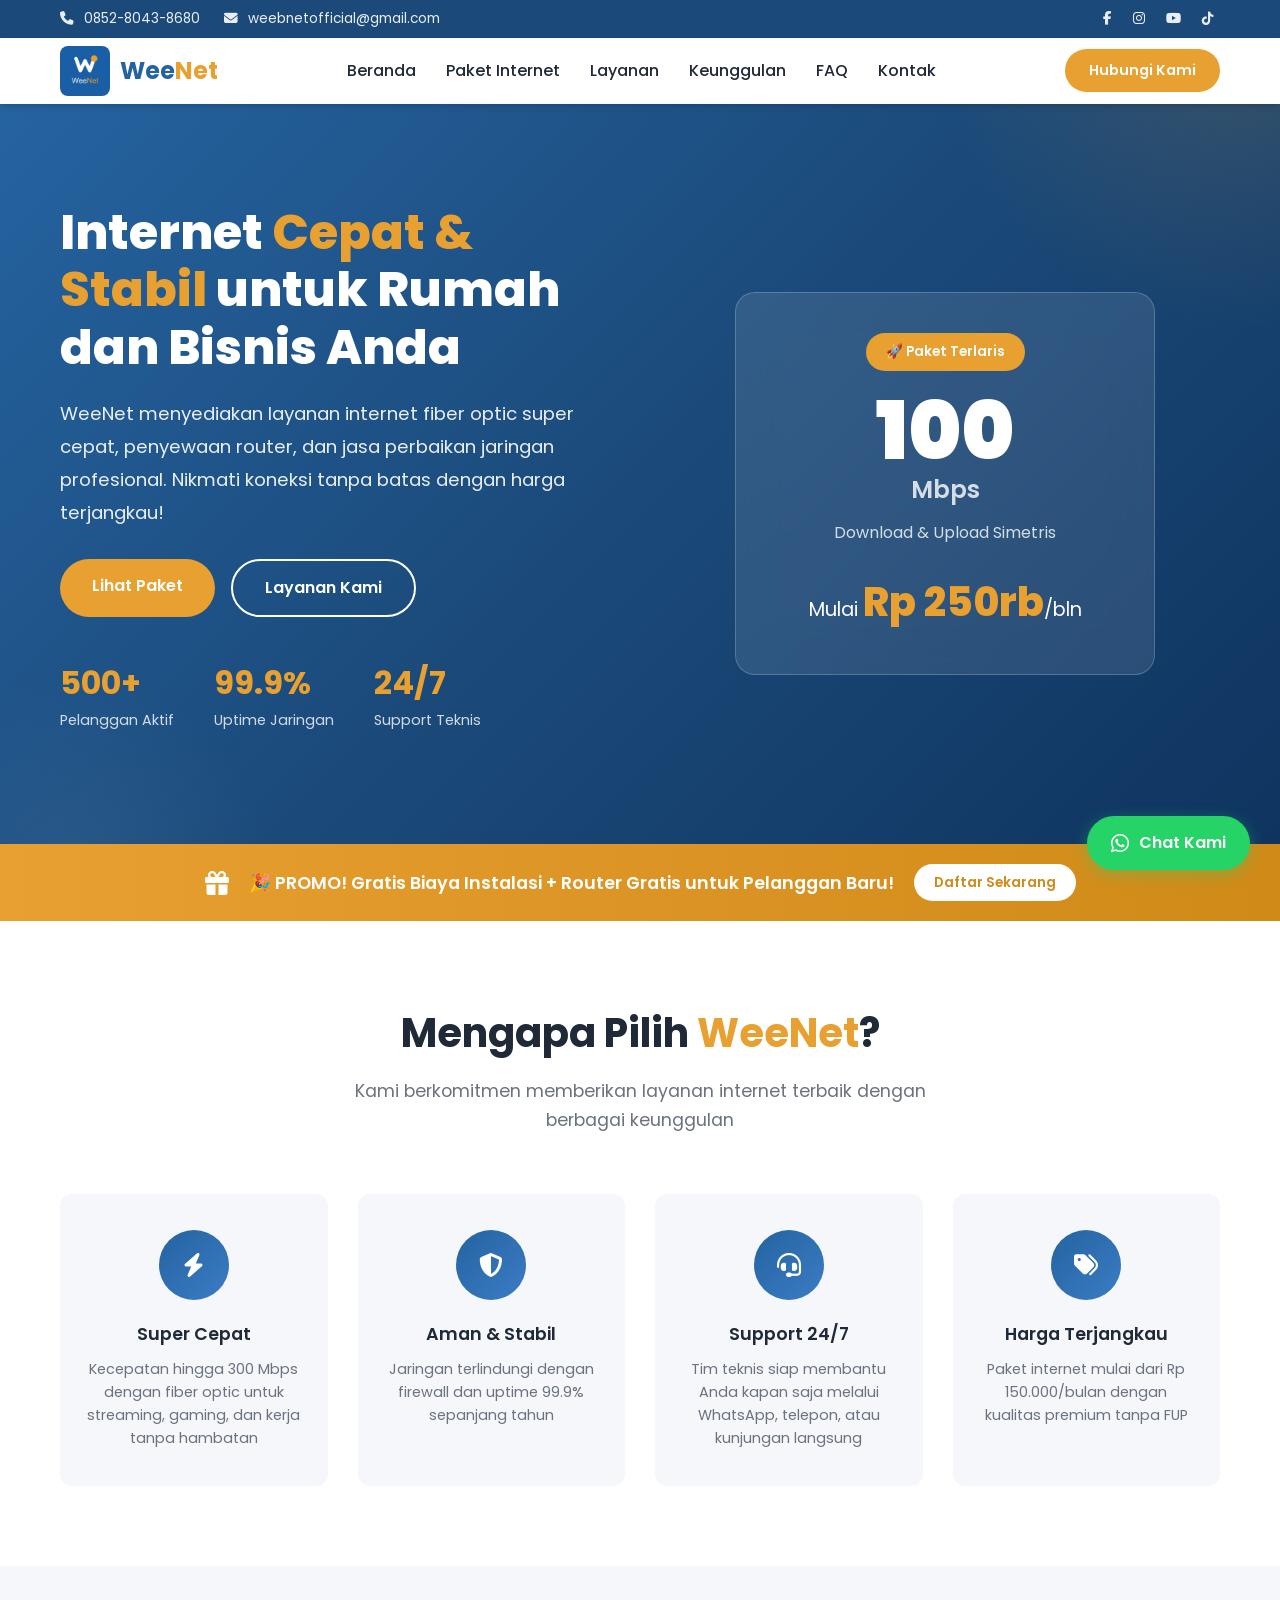
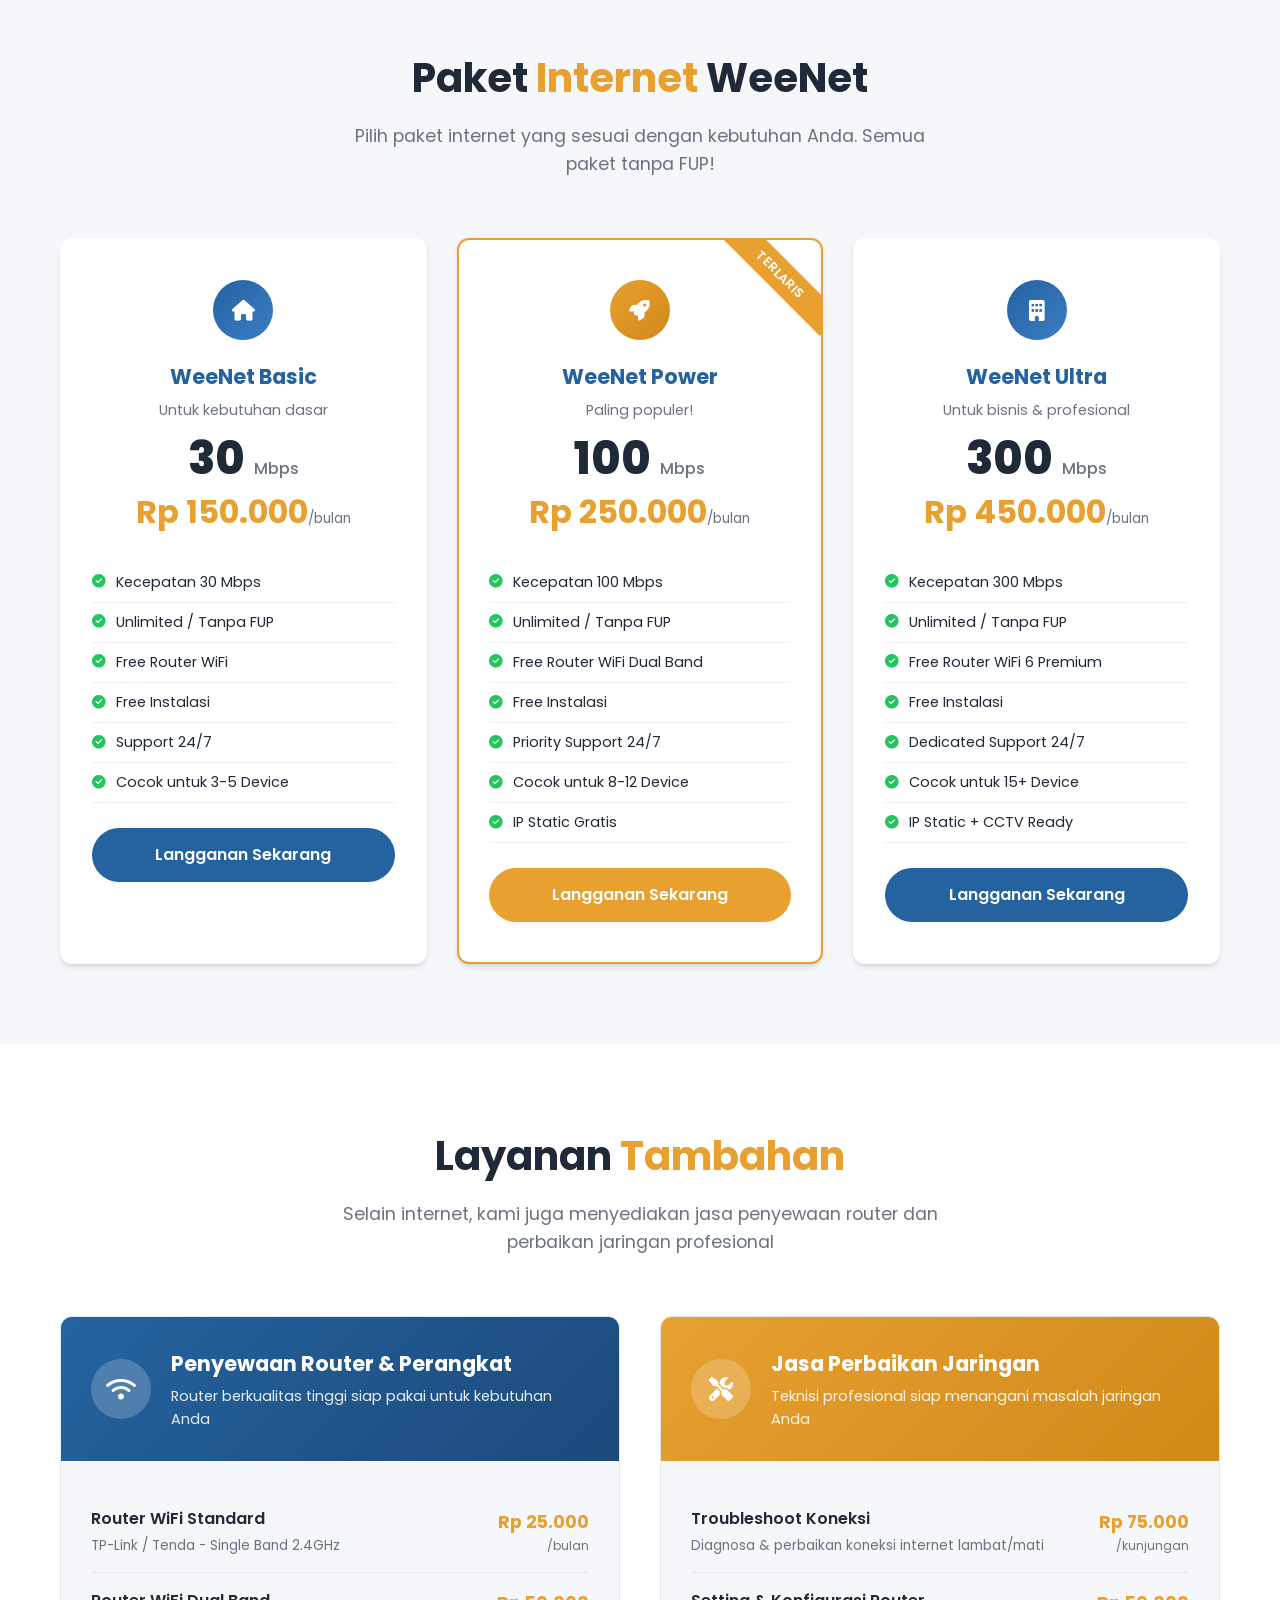
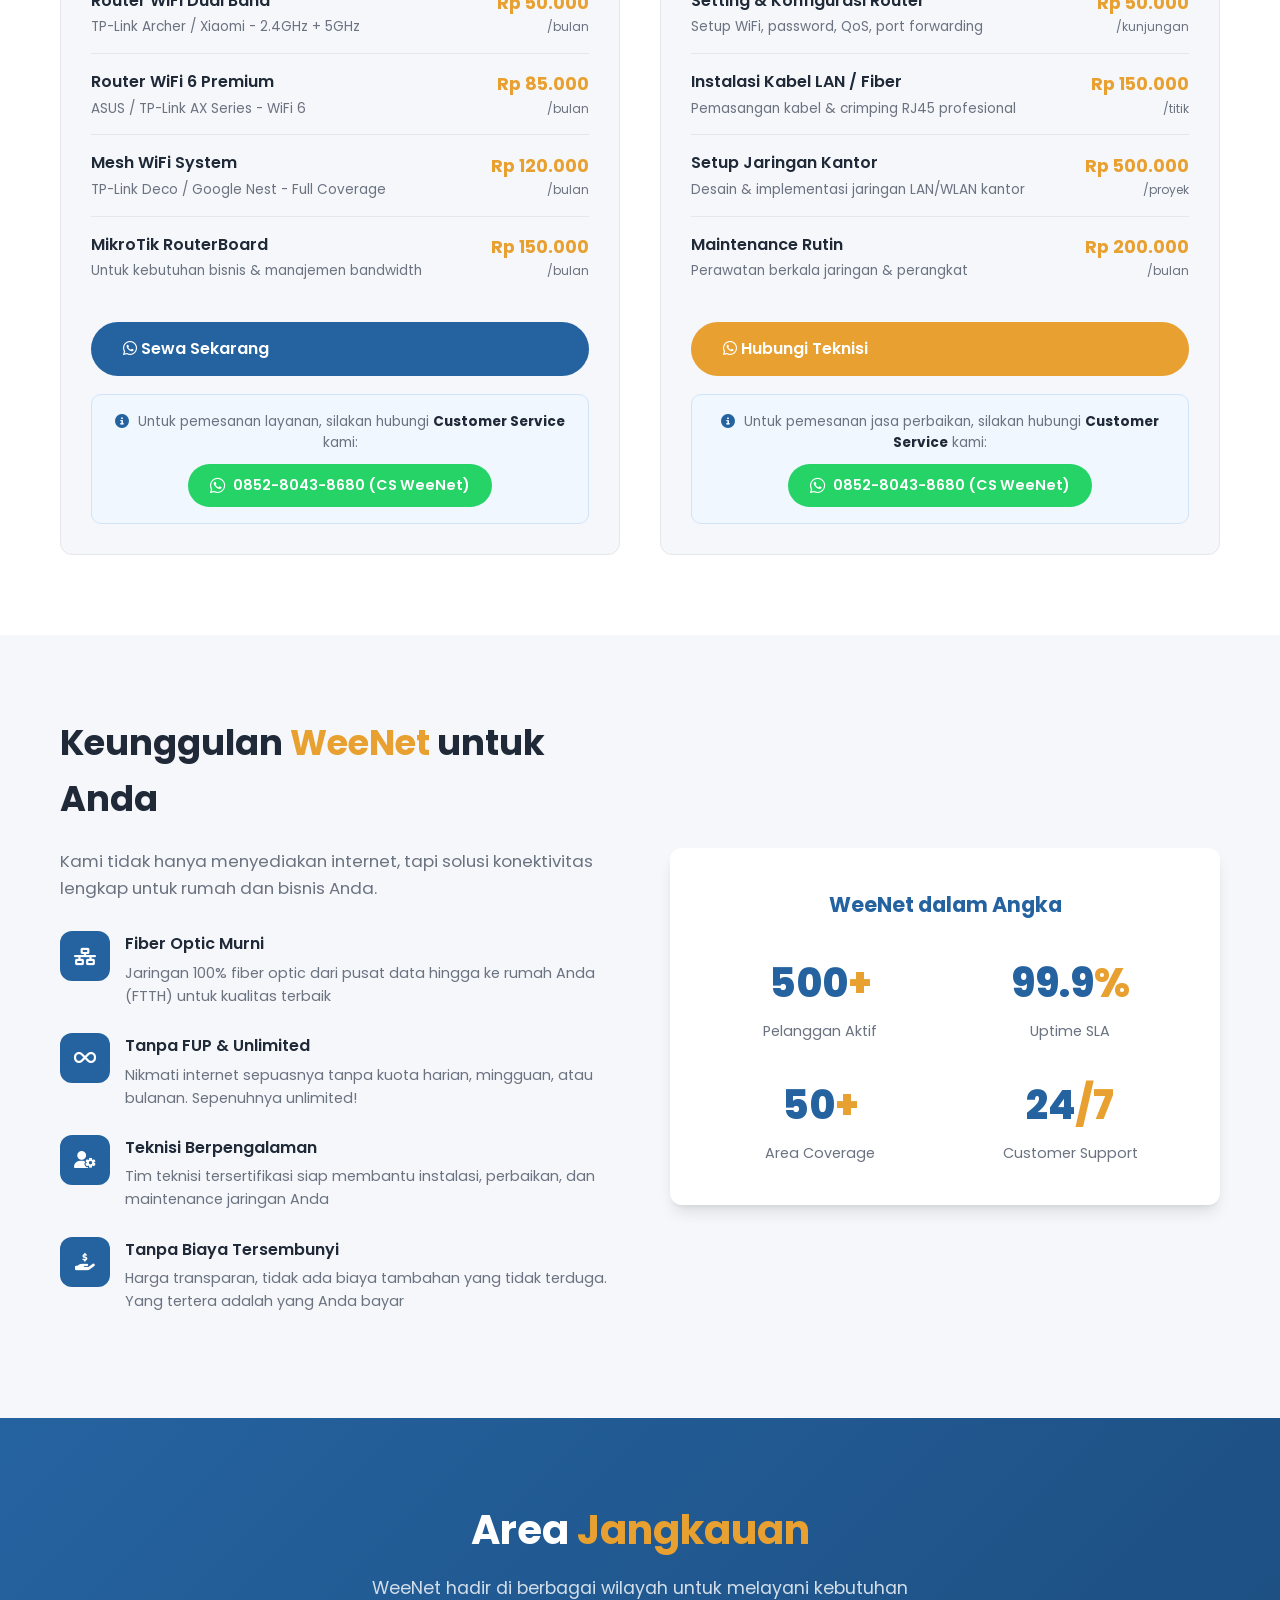
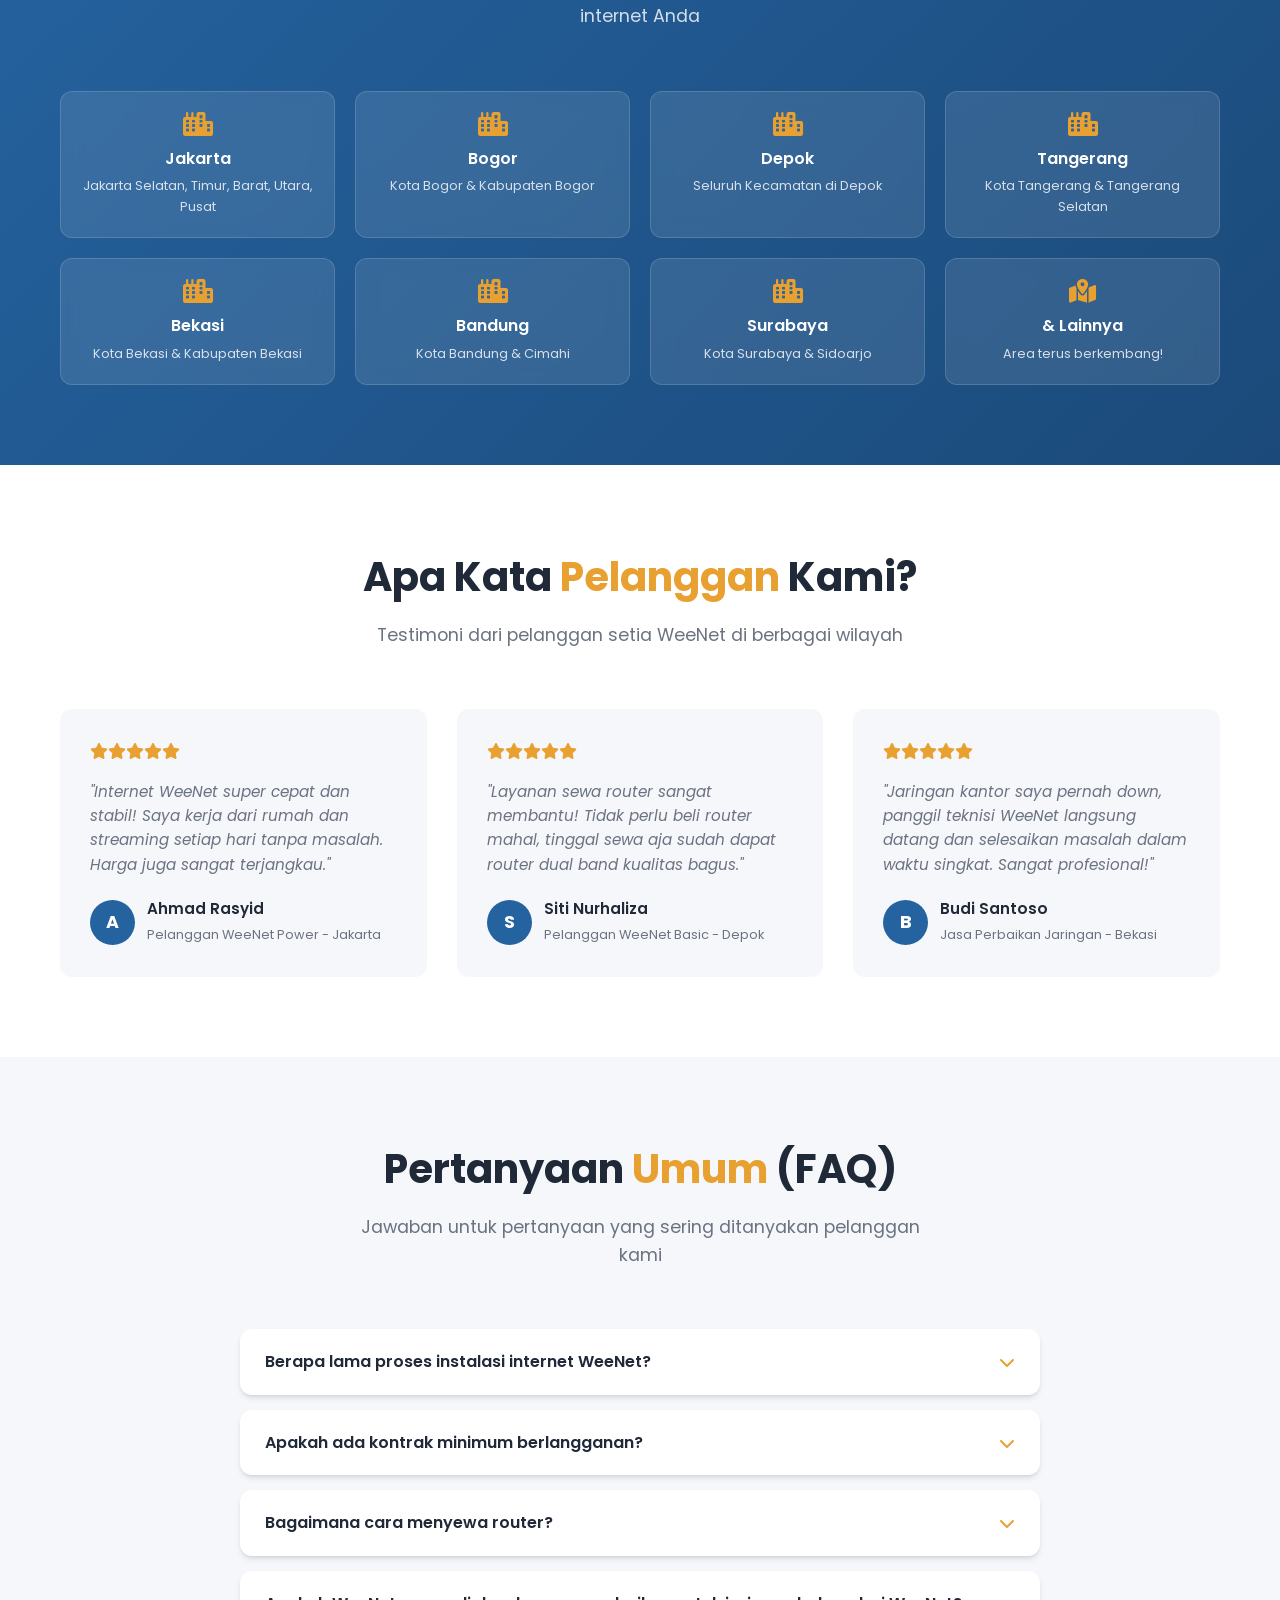
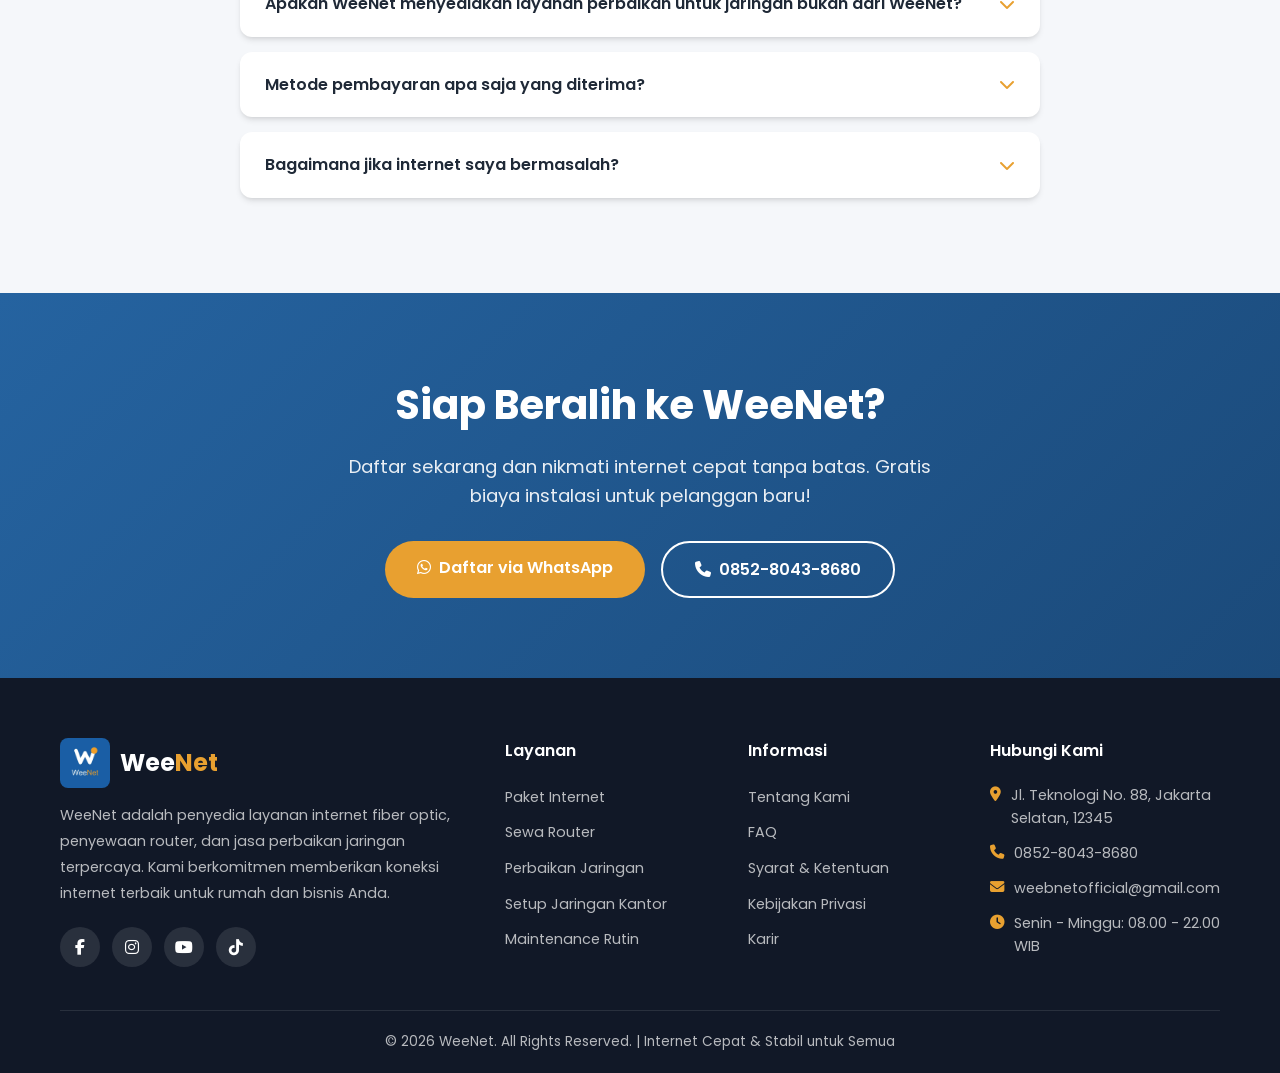
<file: index.html>
<!DOCTYPE html>
<html lang="id">
<head>
    <meta charset="UTF-8">
    <meta name="viewport" content="width=device-width, initial-scale=1.0">
    <title>WeeNet | Internet Cepat & Stabil untuk Rumah dan Bisnis</title>
    <meta name="description" content="WeeNet menyediakan layanan internet cepat, sewa router, dan jasa perbaikan jaringan terbaik di Indonesia.">
    <link rel="icon" href="assets/logo.jpg" type="image/jpeg">
    <link href="https://fonts.googleapis.com/css2?family=Poppins:wght@300;400;500;600;700;800;900&display=swap" rel="stylesheet">
    <link rel="stylesheet" href="https://cdnjs.cloudflare.com/ajax/libs/font-awesome/6.5.1/css/all.min.css">
    <style>
        /* ===== ROOT VARIABLES ===== */
        :root {
            --primary: #2563a0;
            --primary-dark: #1b4a7a;
            --primary-light: #3a7cc5;
            --accent: #e8a030;
            --accent-dark: #d08a18;
            --white: #ffffff;
            --light: #f5f7fa;
            --gray: #6b7280;
            --dark: #1f2937;
            --shadow: 0 4px 6px -1px rgba(0,0,0,0.1), 0 2px 4px -2px rgba(0,0,0,0.1);
            --shadow-lg: 0 10px 15px -3px rgba(0,0,0,0.1), 0 4px 6px -4px rgba(0,0,0,0.1);
            --shadow-xl: 0 20px 25px -5px rgba(0,0,0,0.1), 0 8px 10px -6px rgba(0,0,0,0.1);
            --radius: 12px;
            --transition: all 0.3s ease;
        }

        /* ===== RESET ===== */
        *, *::before, *::after { box-sizing: border-box; margin: 0; padding: 0; }
        html { scroll-behavior: smooth; }
        body {
            font-family: 'Poppins', sans-serif;
            color: var(--dark);
            line-height: 1.6;
            overflow-x: hidden;
        }
        a { text-decoration: none; color: inherit; }
        ul { list-style: none; }
        img { max-width: 100%; height: auto; }

        /* ===== UTILITY ===== */
        .container { max-width: 1200px; margin: 0 auto; padding: 0 20px; }
        .section { padding: 80px 0; }
        .section-title {
            text-align: center;
            margin-bottom: 60px;
        }
        .section-title h2 {
            font-size: 2.5rem;
            font-weight: 700;
            color: var(--dark);
            margin-bottom: 12px;
        }
        .section-title h2 span { color: var(--accent); }
        .section-title p {
            font-size: 1.1rem;
            color: var(--gray);
            max-width: 600px;
            margin: 0 auto;
        }
        .btn {
            display: inline-block;
            padding: 14px 32px;
            border-radius: 50px;
            font-weight: 600;
            font-size: 1rem;
            cursor: pointer;
            transition: var(--transition);
            border: none;
            font-family: 'Poppins', sans-serif;
        }
        .btn-primary {
            background: var(--accent);
            color: var(--white);
        }
        .btn-primary:hover {
            background: var(--accent-dark);
            transform: translateY(-2px);
            box-shadow: 0 8px 25px rgba(232,160,48,0.4);
        }
        .btn-outline {
            background: transparent;
            color: var(--white);
            border: 2px solid var(--white);
        }
        .btn-outline:hover {
            background: var(--white);
            color: var(--primary);
        }
        .btn-blue {
            background: var(--primary);
            color: var(--white);
        }
        .btn-blue:hover {
            background: var(--primary-dark);
            transform: translateY(-2px);
            box-shadow: 0 8px 25px rgba(37,99,160,0.4);
        }

        /* ===== TOPBAR ===== */
        .topbar {
            background: var(--primary-dark);
            color: var(--white);
            padding: 8px 0;
            font-size: 0.85rem;
        }
        .topbar .container {
            display: flex;
            justify-content: space-between;
            align-items: center;
        }
        .topbar-left a, .topbar-right a {
            color: var(--white);
            margin-right: 20px;
            opacity: 0.9;
            transition: var(--transition);
        }
        .topbar-left a:hover, .topbar-right a:hover { opacity: 1; }
        .topbar-left i, .topbar-right i { margin-right: 6px; }
        .topbar-right { display: flex; gap: 15px; }
        .topbar-right a { margin-right: 0; }

        /* ===== HEADER / NAVBAR ===== */
        .header {
            background: var(--white);
            box-shadow: var(--shadow);
            position: sticky;
            top: 0;
            z-index: 1000;
            transition: var(--transition);
        }
        .header .container {
            display: flex;
            justify-content: space-between;
            align-items: center;
            padding-top: 8px;
            padding-bottom: 8px;
        }
        .logo {
            display: flex;
            align-items: center;
            gap: 10px;
        }
        .logo img {
            height: 50px;
            width: 50px;
            object-fit: cover;
            border-radius: 8px;
        }
        .logo-text {
            font-size: 1.5rem;
            font-weight: 700;
        }
        .logo-text .wee { color: var(--primary); }
        .logo-text .net { color: var(--accent); }

        .nav-menu { display: flex; align-items: center; gap: 30px; }
        .nav-menu a {
            font-weight: 500;
            color: var(--dark);
            transition: var(--transition);
            position: relative;
        }
        .nav-menu a:hover { color: var(--primary); }
        .nav-menu a::after {
            content: '';
            position: absolute;
            bottom: -4px;
            left: 0;
            width: 0;
            height: 2px;
            background: var(--accent);
            transition: var(--transition);
        }
        .nav-menu a:hover::after { width: 100%; }

        .nav-cta .btn { padding: 10px 24px; font-size: 0.9rem; }

        .hamburger {
            display: none;
            flex-direction: column;
            gap: 5px;
            cursor: pointer;
            background: none;
            border: none;
            padding: 5px;
        }
        .hamburger span {
            width: 25px;
            height: 3px;
            background: var(--dark);
            border-radius: 3px;
            transition: var(--transition);
        }

        /* ===== HERO ===== */
        .hero {
            background: linear-gradient(135deg, var(--primary) 0%, var(--primary-dark) 50%, #0f3460 100%);
            color: var(--white);
            padding: 100px 0 80px;
            position: relative;
            overflow: hidden;
        }
        .hero::before {
            content: '';
            position: absolute;
            top: -50%;
            right: -20%;
            width: 600px;
            height: 600px;
            background: radial-gradient(circle, rgba(232,160,48,0.15) 0%, transparent 70%);
            border-radius: 50%;
        }
        .hero::after {
            content: '';
            position: absolute;
            bottom: -30%;
            left: -10%;
            width: 400px;
            height: 400px;
            background: radial-gradient(circle, rgba(255,255,255,0.05) 0%, transparent 70%);
            border-radius: 50%;
        }
        .hero .container {
            display: grid;
            grid-template-columns: 1fr 1fr;
            gap: 60px;
            align-items: center;
            position: relative;
            z-index: 1;
        }
        .hero-content h1 {
            font-size: 3rem;
            font-weight: 800;
            line-height: 1.2;
            margin-bottom: 20px;
        }
        .hero-content h1 span { color: var(--accent); }
        .hero-content p {
            font-size: 1.15rem;
            opacity: 0.9;
            margin-bottom: 30px;
            line-height: 1.8;
        }
        .hero-btns { display: flex; gap: 16px; flex-wrap: wrap; }
        .hero-stats {
            display: flex;
            gap: 40px;
            margin-top: 40px;
        }
        .hero-stat h3 {
            font-size: 2rem;
            font-weight: 700;
            color: var(--accent);
        }
        .hero-stat p { font-size: 0.9rem; opacity: 0.8; }

        .hero-visual {
            display: flex;
            justify-content: center;
            align-items: center;
        }
        .hero-card {
            background: rgba(255,255,255,0.1);
            backdrop-filter: blur(20px);
            border: 1px solid rgba(255,255,255,0.2);
            border-radius: 20px;
            padding: 40px;
            text-align: center;
            width: 100%;
            max-width: 420px;
        }
        .hero-card .speed-badge {
            background: var(--accent);
            color: var(--white);
            padding: 8px 20px;
            border-radius: 50px;
            font-weight: 600;
            font-size: 0.85rem;
            display: inline-block;
            margin-bottom: 20px;
        }
        .hero-card .speed-number {
            font-size: 5rem;
            font-weight: 900;
            line-height: 1;
        }
        .hero-card .speed-unit {
            font-size: 1.5rem;
            font-weight: 600;
            opacity: 0.8;
        }
        .hero-card .speed-desc {
            margin-top: 10px;
            opacity: 0.8;
        }
        .hero-card .price-tag {
            margin-top: 25px;
            font-size: 1.2rem;
        }
        .hero-card .price-tag span {
            font-size: 2.5rem;
            font-weight: 800;
            color: var(--accent);
        }

        /* ===== PROMO BANNER ===== */
        .promo-banner {
            background: linear-gradient(90deg, var(--accent) 0%, var(--accent-dark) 100%);
            color: var(--white);
            padding: 20px 0;
            text-align: center;
        }
        .promo-banner .container {
            display: flex;
            justify-content: center;
            align-items: center;
            gap: 20px;
            flex-wrap: wrap;
        }
        .promo-banner i { font-size: 1.5rem; }
        .promo-banner p { font-size: 1.1rem; font-weight: 600; }
        .promo-banner .btn {
            background: var(--white);
            color: var(--accent-dark);
            padding: 8px 20px;
            font-size: 0.85rem;
        }

        /* ===== FEATURES ===== */
        .features { background: var(--white); }
        .features-grid {
            display: grid;
            grid-template-columns: repeat(4, 1fr);
            gap: 30px;
        }
        .feature-card {
            background: var(--light);
            border-radius: var(--radius);
            padding: 35px 25px;
            text-align: center;
            transition: var(--transition);
            border: 1px solid transparent;
        }
        .feature-card:hover {
            transform: translateY(-8px);
            box-shadow: var(--shadow-xl);
            border-color: var(--accent);
            background: var(--white);
        }
        .feature-icon {
            width: 70px;
            height: 70px;
            background: linear-gradient(135deg, var(--primary), var(--primary-light));
            border-radius: 50%;
            display: flex;
            align-items: center;
            justify-content: center;
            margin: 0 auto 20px;
            color: var(--white);
            font-size: 1.5rem;
        }
        .feature-card h3 {
            font-size: 1.1rem;
            font-weight: 600;
            margin-bottom: 10px;
        }
        .feature-card p {
            font-size: 0.9rem;
            color: var(--gray);
        }

        /* ===== PRICING ===== */
        .pricing { background: var(--light); }
        .pricing-grid {
            display: grid;
            grid-template-columns: repeat(3, 1fr);
            gap: 30px;
        }
        .pricing-card {
            background: var(--white);
            border-radius: var(--radius);
            padding: 40px 30px;
            text-align: center;
            box-shadow: var(--shadow);
            transition: var(--transition);
            position: relative;
            overflow: hidden;
            border: 2px solid transparent;
        }
        .pricing-card:hover {
            transform: translateY(-10px);
            box-shadow: var(--shadow-xl);
        }
        .pricing-card.popular {
            border-color: var(--accent);
            transform: scale(1.05);
        }
        .pricing-card.popular:hover {
            transform: scale(1.05) translateY(-10px);
        }
        .popular-badge {
            position: absolute;
            top: 20px;
            right: -30px;
            background: var(--accent);
            color: var(--white);
            padding: 5px 40px;
            font-size: 0.8rem;
            font-weight: 600;
            transform: rotate(45deg);
        }
        .pricing-icon {
            width: 60px;
            height: 60px;
            background: linear-gradient(135deg, var(--primary), var(--primary-light));
            border-radius: 50%;
            display: flex;
            align-items: center;
            justify-content: center;
            margin: 0 auto 20px;
            color: var(--white);
            font-size: 1.3rem;
        }
        .pricing-card h3 {
            font-size: 1.3rem;
            font-weight: 700;
            margin-bottom: 5px;
            color: var(--primary);
        }
        .pricing-speed {
            font-size: 2.8rem;
            font-weight: 800;
            color: var(--dark);
            line-height: 1;
            margin: 15px 0 5px;
        }
        .pricing-speed small {
            font-size: 1rem;
            font-weight: 500;
            color: var(--gray);
        }
        .pricing-price {
            font-size: 1rem;
            color: var(--gray);
            margin-bottom: 20px;
        }
        .pricing-price span {
            font-size: 2rem;
            font-weight: 700;
            color: var(--accent);
        }
        .pricing-price small {
            font-size: 0.85rem;
        }
        .pricing-features {
            text-align: left;
            margin: 25px 0;
        }
        .pricing-features li {
            padding: 8px 0;
            border-bottom: 1px solid #f0f0f0;
            display: flex;
            align-items: center;
            gap: 10px;
            font-size: 0.9rem;
        }
        .pricing-features li i {
            color: #22c55e;
            font-size: 0.85rem;
        }
        .pricing-card .btn { width: 100%; }

        /* ===== SERVICES (ROUTER RENTAL & REPAIR) ===== */
        .services { background: var(--white); }
        .services-grid {
            display: grid;
            grid-template-columns: repeat(2, 1fr);
            gap: 40px;
        }
        .service-block {
            background: var(--light);
            border-radius: var(--radius);
            overflow: hidden;
            transition: var(--transition);
            border: 1px solid #e5e7eb;
        }
        .service-block:hover {
            box-shadow: var(--shadow-xl);
            transform: translateY(-5px);
        }
        .service-header {
            background: linear-gradient(135deg, var(--primary), var(--primary-dark));
            color: var(--white);
            padding: 30px;
            display: flex;
            align-items: center;
            gap: 20px;
        }
        .service-header-icon {
            width: 60px;
            height: 60px;
            background: rgba(255,255,255,0.2);
            border-radius: 50%;
            display: flex;
            align-items: center;
            justify-content: center;
            font-size: 1.5rem;
            flex-shrink: 0;
        }
        .service-header h3 { font-size: 1.3rem; font-weight: 700; }
        .service-header p { font-size: 0.9rem; opacity: 0.9; margin-top: 5px; }
        .service-body { padding: 30px; }
        .service-items { margin-bottom: 25px; }
        .service-item {
            display: flex;
            justify-content: space-between;
            align-items: center;
            padding: 15px 0;
            border-bottom: 1px solid #e5e7eb;
        }
        .service-item:last-child { border-bottom: none; }
        .service-item-info h4 {
            font-size: 1rem;
            font-weight: 600;
            margin-bottom: 3px;
        }
        .service-item-info p {
            font-size: 0.85rem;
            color: var(--gray);
        }
        .service-item-price {
            text-align: right;
        }
        .service-item-price .price {
            font-size: 1.1rem;
            font-weight: 700;
            color: var(--accent);
        }
        .service-item-price .unit {
            font-size: 0.75rem;
            color: var(--gray);
        }

        /* ===== SERVICE CS INFO ===== */
        .service-cs-info {
            margin-top: 18px;
            background: #f0f7ff;
            border: 1px solid #d0e3f7;
            border-radius: 10px;
            padding: 16px 20px;
            text-align: center;
        }
        .service-cs-info p {
            font-size: 0.85rem;
            color: var(--gray);
            margin-bottom: 10px;
        }
        .service-cs-info p i {
            color: var(--primary);
            margin-right: 5px;
        }
        .service-cs-info p strong {
            color: var(--dark);
        }
        .cs-contact {
            display: inline-flex;
            align-items: center;
            gap: 8px;
            background: #25d366;
            color: var(--white);
            padding: 10px 22px;
            border-radius: 50px;
            font-weight: 600;
            font-size: 0.9rem;
            transition: var(--transition);
        }
        .cs-contact:hover {
            background: #1eba59;
            transform: translateY(-2px);
            box-shadow: 0 6px 20px rgba(37,211,102,0.35);
        }
        .cs-contact i {
            font-size: 1.1rem;
        }

        /* ===== ADVANTAGES ===== */
        .advantages { background: var(--light); }
        .advantages-grid {
            display: grid;
            grid-template-columns: 1fr 1fr;
            gap: 60px;
            align-items: center;
        }
        .advantages-content h2 {
            font-size: 2.2rem;
            font-weight: 700;
            margin-bottom: 20px;
        }
        .advantages-content h2 span { color: var(--accent); }
        .advantages-content > p {
            color: var(--gray);
            margin-bottom: 30px;
            font-size: 1.05rem;
        }
        .advantage-item {
            display: flex;
            gap: 15px;
            margin-bottom: 25px;
        }
        .advantage-icon {
            width: 50px;
            height: 50px;
            background: var(--primary);
            border-radius: 12px;
            display: flex;
            align-items: center;
            justify-content: center;
            color: var(--white);
            font-size: 1.1rem;
            flex-shrink: 0;
        }
        .advantage-text h4 {
            font-weight: 600;
            margin-bottom: 5px;
        }
        .advantage-text p {
            font-size: 0.9rem;
            color: var(--gray);
        }
        .advantages-visual {
            display: flex;
            justify-content: center;
        }
        .stats-card {
            background: var(--white);
            border-radius: var(--radius);
            padding: 40px;
            box-shadow: var(--shadow-lg);
            width: 100%;
        }
        .stats-grid {
            display: grid;
            grid-template-columns: 1fr 1fr;
            gap: 30px;
        }
        .stat-item { text-align: center; }
        .stat-item .stat-number {
            font-size: 2.5rem;
            font-weight: 800;
            color: var(--primary);
        }
        .stat-item .stat-number span { color: var(--accent); }
        .stat-item .stat-label {
            font-size: 0.9rem;
            color: var(--gray);
            margin-top: 5px;
        }

        /* ===== COVERAGE ===== */
        .coverage { background: linear-gradient(135deg, var(--primary), var(--primary-dark)); color: var(--white); }
        .coverage .section-title h2 { color: var(--white); }
        .coverage .section-title p { color: rgba(255,255,255,0.8); }
        .coverage-grid {
            display: grid;
            grid-template-columns: repeat(4, 1fr);
            gap: 20px;
        }
        .coverage-item {
            background: rgba(255,255,255,0.1);
            backdrop-filter: blur(10px);
            border: 1px solid rgba(255,255,255,0.15);
            border-radius: var(--radius);
            padding: 20px;
            text-align: center;
            transition: var(--transition);
        }
        .coverage-item:hover {
            background: rgba(255,255,255,0.2);
            transform: translateY(-5px);
        }
        .coverage-item i {
            font-size: 1.5rem;
            margin-bottom: 10px;
            color: var(--accent);
        }
        .coverage-item h4 { font-weight: 600; font-size: 1rem; }
        .coverage-item p { font-size: 0.8rem; opacity: 0.8; margin-top: 5px; }

        /* ===== TESTIMONIALS ===== */
        .testimonials { background: var(--white); }
        .testimonials-grid {
            display: grid;
            grid-template-columns: repeat(3, 1fr);
            gap: 30px;
        }
        .testimonial-card {
            background: var(--light);
            border-radius: var(--radius);
            padding: 30px;
            transition: var(--transition);
        }
        .testimonial-card:hover {
            box-shadow: var(--shadow-lg);
            transform: translateY(-5px);
        }
        .testimonial-stars {
            color: var(--accent);
            margin-bottom: 15px;
        }
        .testimonial-card p {
            font-size: 0.95rem;
            color: var(--gray);
            margin-bottom: 20px;
            font-style: italic;
        }
        .testimonial-author {
            display: flex;
            align-items: center;
            gap: 12px;
        }
        .testimonial-avatar {
            width: 45px;
            height: 45px;
            border-radius: 50%;
            background: var(--primary);
            display: flex;
            align-items: center;
            justify-content: center;
            color: var(--white);
            font-weight: 700;
            font-size: 1.1rem;
        }
        .testimonial-author h4 { font-size: 0.95rem; font-weight: 600; }
        .testimonial-author span { font-size: 0.8rem; color: var(--gray); }

        /* ===== FAQ ===== */
        .faq { background: var(--light); }
        .faq-list { max-width: 800px; margin: 0 auto; }
        .faq-item {
            background: var(--white);
            border-radius: var(--radius);
            margin-bottom: 15px;
            box-shadow: var(--shadow);
            overflow: hidden;
        }
        .faq-question {
            padding: 20px 25px;
            display: flex;
            justify-content: space-between;
            align-items: center;
            cursor: pointer;
            font-weight: 600;
            transition: var(--transition);
        }
        .faq-question:hover { color: var(--primary); }
        .faq-question i { transition: var(--transition); color: var(--accent); }
        .faq-answer {
            padding: 0 25px;
            max-height: 0;
            overflow: hidden;
            transition: all 0.3s ease;
        }
        .faq-answer.active { padding: 0 25px 20px; max-height: 500px; }
        .faq-answer p { color: var(--gray); font-size: 0.95rem; line-height: 1.8; }
        .faq-item.active .faq-question i { transform: rotate(180deg); }

        /* ===== CTA ===== */
        .cta {
            background: linear-gradient(135deg, var(--primary), var(--primary-dark));
            color: var(--white);
            text-align: center;
            padding: 80px 0;
        }
        .cta h2 {
            font-size: 2.5rem;
            font-weight: 700;
            margin-bottom: 15px;
        }
        .cta p {
            font-size: 1.15rem;
            opacity: 0.9;
            margin-bottom: 30px;
            max-width: 600px;
            margin-left: auto;
            margin-right: auto;
        }
        .cta-btns { display: flex; gap: 16px; justify-content: center; flex-wrap: wrap; }

        /* ===== FOOTER ===== */
        .footer {
            background: #111827;
            color: rgba(255,255,255,0.7);
            padding: 60px 0 0;
        }
        .footer-grid {
            display: grid;
            grid-template-columns: 2fr 1fr 1fr 1fr;
            gap: 40px;
            padding-bottom: 40px;
            border-bottom: 1px solid rgba(255,255,255,0.1);
        }
        .footer-about .logo { margin-bottom: 15px; }
        .footer-about .logo img { border-radius: 8px; }
        .footer-about p { font-size: 0.9rem; line-height: 1.8; }
        .footer-social {
            display: flex;
            gap: 12px;
            margin-top: 20px;
        }
        .footer-social a {
            width: 40px;
            height: 40px;
            border-radius: 50%;
            background: rgba(255,255,255,0.1);
            display: flex;
            align-items: center;
            justify-content: center;
            color: var(--white);
            transition: var(--transition);
        }
        .footer-social a:hover {
            background: var(--accent);
            transform: translateY(-3px);
        }
        .footer-col h4 {
            color: var(--white);
            font-weight: 600;
            margin-bottom: 20px;
        }
        .footer-col li { margin-bottom: 10px; }
        .footer-col a {
            font-size: 0.9rem;
            transition: var(--transition);
        }
        .footer-col a:hover { color: var(--accent); }
        .footer-col .contact-item {
            display: flex;
            gap: 10px;
            margin-bottom: 12px;
            font-size: 0.9rem;
        }
        .footer-col .contact-item i { color: var(--accent); margin-top: 3px; }
        .footer-bottom {
            padding: 20px 0;
            text-align: center;
            font-size: 0.85rem;
        }

        /* ===== WHATSAPP FLOAT ===== */
        .wa-float {
            position: fixed;
            bottom: 30px;
            right: 30px;
            z-index: 999;
        }
        .wa-float a {
            display: flex;
            align-items: center;
            gap: 10px;
            background: #25d366;
            color: var(--white);
            padding: 14px 24px;
            border-radius: 50px;
            font-weight: 600;
            box-shadow: 0 4px 15px rgba(37,211,102,0.4);
            transition: var(--transition);
        }
        .wa-float a:hover {
            transform: translateY(-3px);
            box-shadow: 0 8px 25px rgba(37,211,102,0.5);
        }
        .wa-float i { font-size: 1.3rem; }

        /* ===== SCROLL TO TOP ===== */
        .scroll-top {
            position: fixed;
            bottom: 30px;
            left: 30px;
            width: 45px;
            height: 45px;
            background: var(--primary);
            color: var(--white);
            border-radius: 50%;
            display: flex;
            align-items: center;
            justify-content: center;
            cursor: pointer;
            opacity: 0;
            transform: translateY(20px);
            transition: var(--transition);
            border: none;
            font-size: 1rem;
            z-index: 999;
        }
        .scroll-top.visible {
            opacity: 1;
            transform: translateY(0);
        }
        .scroll-top:hover {
            background: var(--accent);
        }

        /* ===== ANIMATIONS ===== */
        .fade-in {
            opacity: 0;
            transform: translateY(30px);
            transition: all 0.6s ease;
        }
        .fade-in.visible {
            opacity: 1;
            transform: translateY(0);
        }

        /* ===== RESPONSIVE ===== */
        @media (max-width: 1024px) {
            .hero .container { grid-template-columns: 1fr; text-align: center; }
            .hero-btns, .hero-stats { justify-content: center; }
            .hero-visual { margin-top: 40px; }
            .features-grid { grid-template-columns: repeat(2, 1fr); }
            .pricing-grid { grid-template-columns: 1fr; max-width: 420px; margin: 0 auto; }
            .pricing-card.popular { transform: none; }
            .pricing-card.popular:hover { transform: translateY(-10px); }
            .services-grid { grid-template-columns: 1fr; }
            .advantages-grid { grid-template-columns: 1fr; }
            .coverage-grid { grid-template-columns: repeat(2, 1fr); }
            .testimonials-grid { grid-template-columns: 1fr; }
            .footer-grid { grid-template-columns: repeat(2, 1fr); }
        }

        @media (max-width: 768px) {
            .topbar { display: none; }
            .nav-menu { display: none; }
            .nav-cta { display: none; }
            .hamburger { display: flex; }
            .nav-menu.active {
                display: flex;
                flex-direction: column;
                position: absolute;
                top: 100%;
                left: 0;
                right: 0;
                background: var(--white);
                padding: 20px;
                box-shadow: var(--shadow-lg);
                z-index: 999;
            }
            .hero-content h1 { font-size: 2rem; }
            .hero-card .speed-number { font-size: 3.5rem; }
            .section-title h2 { font-size: 1.8rem; }
            .features-grid { grid-template-columns: 1fr; }
            .coverage-grid { grid-template-columns: 1fr 1fr; }
            .footer-grid { grid-template-columns: 1fr; }
            .cta h2 { font-size: 1.8rem; }
            .hero-stats { flex-direction: column; gap: 20px; }
        }

        @media (max-width: 480px) {
            .hero { padding: 60px 0; }
            .hero-content h1 { font-size: 1.6rem; }
            .section { padding: 50px 0; }
            .btn { padding: 12px 24px; font-size: 0.9rem; }
        }
    </style>
</head>
<body>

    <!-- TOPBAR -->
    <div class="topbar">
        <div class="container">
            <div class="topbar-left">
                <a href="tel:+6285280438680"><i class="fas fa-phone"></i> 0852-8043-8680</a>
                <a href="mailto:weebnetofficial@gmail.com"><i class="fas fa-envelope"></i> weebnetofficial@gmail.com</a>
            </div>
            <div class="topbar-right">
                <a href="#"><i class="fab fa-facebook-f"></i></a>
                <a href="#"><i class="fab fa-instagram"></i></a>
                <a href="#"><i class="fab fa-youtube"></i></a>
                <a href="#"><i class="fab fa-tiktok"></i></a>
            </div>
        </div>
    </div>

    <!-- HEADER -->
    <header class="header" id="header">
        <div class="container">
            <a href="#" class="logo">
                <img src="assets/logo.jpg" alt="WeeNet Logo">
                <span class="logo-text"><span class="wee">Wee</span><span class="net">Net</span></span>
            </a>
            <nav class="nav-menu" id="navMenu">
                <a href="#beranda">Beranda</a>
                <a href="#paket">Paket Internet</a>
                <a href="#layanan">Layanan</a>
                <a href="#keunggulan">Keunggulan</a>
                <a href="#faq">FAQ</a>
                <a href="#kontak">Kontak</a>
            </nav>
            <div class="nav-cta">
                <a href="https://wa.me/6285280438680" class="btn btn-primary">Hubungi Kami</a>
            </div>
            <button class="hamburger" id="hamburger" onclick="toggleMenu()">
                <span></span>
                <span></span>
                <span></span>
            </button>
        </div>
    </header>

    <!-- HERO -->
    <section class="hero" id="beranda">
        <div class="container">
            <div class="hero-content fade-in">
                <h1>Internet <span>Cepat & Stabil</span> untuk Rumah dan Bisnis Anda</h1>
                <p>WeeNet menyediakan layanan internet fiber optic super cepat, penyewaan router, dan jasa perbaikan jaringan profesional. Nikmati koneksi tanpa batas dengan harga terjangkau!</p>
                <div class="hero-btns">
                    <a href="#paket" class="btn btn-primary">Lihat Paket</a>
                    <a href="#layanan" class="btn btn-outline">Layanan Kami</a>
                </div>
                <div class="hero-stats">
                    <div class="hero-stat">
                        <h3>500+</h3>
                        <p>Pelanggan Aktif</p>
                    </div>
                    <div class="hero-stat">
                        <h3>99.9%</h3>
                        <p>Uptime Jaringan</p>
                    </div>
                    <div class="hero-stat">
                        <h3>24/7</h3>
                        <p>Support Teknis</p>
                    </div>
                </div>
            </div>
            <div class="hero-visual fade-in">
                <div class="hero-card">
                    <div class="speed-badge">🚀 Paket Terlaris</div>
                    <div class="speed-number">100</div>
                    <div class="speed-unit">Mbps</div>
                    <div class="speed-desc">Download & Upload Simetris</div>
                    <div class="price-tag">Mulai <span>Rp 250rb</span>/bln</div>
                </div>
            </div>
        </div>
    </section>

    <!-- PROMO BANNER -->
    <div class="promo-banner">
        <div class="container">
            <i class="fas fa-gift"></i>
            <p>🎉 PROMO! Gratis Biaya Instalasi + Router Gratis untuk Pelanggan Baru!</p>
            <a href="https://wa.me/6285280438680" class="btn">Daftar Sekarang</a>
        </div>
    </div>

    <!-- FEATURES -->
    <section class="features section" id="fitur">
        <div class="container">
            <div class="section-title fade-in">
                <h2>Mengapa Pilih <span>WeeNet</span>?</h2>
                <p>Kami berkomitmen memberikan layanan internet terbaik dengan berbagai keunggulan</p>
            </div>
            <div class="features-grid">
                <div class="feature-card fade-in">
                    <div class="feature-icon"><i class="fas fa-bolt"></i></div>
                    <h3>Super Cepat</h3>
                    <p>Kecepatan hingga 300 Mbps dengan fiber optic untuk streaming, gaming, dan kerja tanpa hambatan</p>
                </div>
                <div class="feature-card fade-in">
                    <div class="feature-icon"><i class="fas fa-shield-alt"></i></div>
                    <h3>Aman & Stabil</h3>
                    <p>Jaringan terlindungi dengan firewall dan uptime 99.9% sepanjang tahun</p>
                </div>
                <div class="feature-card fade-in">
                    <div class="feature-icon"><i class="fas fa-headset"></i></div>
                    <h3>Support 24/7</h3>
                    <p>Tim teknis siap membantu Anda kapan saja melalui WhatsApp, telepon, atau kunjungan langsung</p>
                </div>
                <div class="feature-card fade-in">
                    <div class="feature-icon"><i class="fas fa-tags"></i></div>
                    <h3>Harga Terjangkau</h3>
                    <p>Paket internet mulai dari Rp 150.000/bulan dengan kualitas premium tanpa FUP</p>
                </div>
            </div>
        </div>
    </section>

    <!-- PRICING -->
    <section class="pricing section" id="paket">
        <div class="container">
            <div class="section-title fade-in">
                <h2>Paket <span>Internet</span> WeeNet</h2>
                <p>Pilih paket internet yang sesuai dengan kebutuhan Anda. Semua paket tanpa FUP!</p>
            </div>
            <div class="pricing-grid">
                <!-- BASIC -->
                <div class="pricing-card fade-in">
                    <div class="pricing-icon"><i class="fas fa-home"></i></div>
                    <h3>WeeNet Basic</h3>
                    <p style="color: var(--gray); font-size: 0.9rem;">Untuk kebutuhan dasar</p>
                    <div class="pricing-speed">30 <small>Mbps</small></div>
                    <div class="pricing-price">
                        <span>Rp 150.000</span><small>/bulan</small>
                    </div>
                    <ul class="pricing-features">
                        <li><i class="fas fa-check-circle"></i> Kecepatan 30 Mbps</li>
                        <li><i class="fas fa-check-circle"></i> Unlimited / Tanpa FUP</li>
                        <li><i class="fas fa-check-circle"></i> Free Router WiFi</li>
                        <li><i class="fas fa-check-circle"></i> Free Instalasi</li>
                        <li><i class="fas fa-check-circle"></i> Support 24/7</li>
                        <li><i class="fas fa-check-circle"></i> Cocok untuk 3-5 Device</li>
                    </ul>
                    <a href="daftar-basic.html" class="btn btn-blue">Langganan Sekarang</a>
                </div>

                <!-- POWER (POPULAR) -->
                <div class="pricing-card popular fade-in">
                    <div class="popular-badge">TERLARIS</div>
                    <div class="pricing-icon" style="background: linear-gradient(135deg, var(--accent), var(--accent-dark));"><i class="fas fa-rocket"></i></div>
                    <h3>WeeNet Power</h3>
                    <p style="color: var(--gray); font-size: 0.9rem;">Paling populer!</p>
                    <div class="pricing-speed">100 <small>Mbps</small></div>
                    <div class="pricing-price">
                        <span>Rp 250.000</span><small>/bulan</small>
                    </div>
                    <ul class="pricing-features">
                        <li><i class="fas fa-check-circle"></i> Kecepatan 100 Mbps</li>
                        <li><i class="fas fa-check-circle"></i> Unlimited / Tanpa FUP</li>
                        <li><i class="fas fa-check-circle"></i> Free Router WiFi Dual Band</li>
                        <li><i class="fas fa-check-circle"></i> Free Instalasi</li>
                        <li><i class="fas fa-check-circle"></i> Priority Support 24/7</li>
                        <li><i class="fas fa-check-circle"></i> Cocok untuk 8-12 Device</li>
                        <li><i class="fas fa-check-circle"></i> IP Static Gratis</li>
                    </ul>
                    <a href="daftar-power.html" class="btn btn-primary">Langganan Sekarang</a>
                </div>

                <!-- ULTRA -->
                <div class="pricing-card fade-in">
                    <div class="pricing-icon"><i class="fas fa-building"></i></div>
                    <h3>WeeNet Ultra</h3>
                    <p style="color: var(--gray); font-size: 0.9rem;">Untuk bisnis & profesional</p>
                    <div class="pricing-speed">300 <small>Mbps</small></div>
                    <div class="pricing-price">
                        <span>Rp 450.000</span><small>/bulan</small>
                    </div>
                    <ul class="pricing-features">
                        <li><i class="fas fa-check-circle"></i> Kecepatan 300 Mbps</li>
                        <li><i class="fas fa-check-circle"></i> Unlimited / Tanpa FUP</li>
                        <li><i class="fas fa-check-circle"></i> Free Router WiFi 6 Premium</li>
                        <li><i class="fas fa-check-circle"></i> Free Instalasi</li>
                        <li><i class="fas fa-check-circle"></i> Dedicated Support 24/7</li>
                        <li><i class="fas fa-check-circle"></i> Cocok untuk 15+ Device</li>
                        <li><i class="fas fa-check-circle"></i> IP Static + CCTV Ready</li>
                    </ul>
                    <a href="daftar-ultra.html" class="btn btn-blue">Langganan Sekarang</a>
                </div>
            </div>
        </div>
    </section>

    <!-- SERVICES -->
    <section class="services section" id="layanan">
        <div class="container">
            <div class="section-title fade-in">
                <h2>Layanan <span>Tambahan</span></h2>
                <p>Selain internet, kami juga menyediakan jasa penyewaan router dan perbaikan jaringan profesional</p>
            </div>
            <div class="services-grid">
                <!-- SEWA ROUTER -->
                <div class="service-block fade-in">
                    <div class="service-header">
                        <div class="service-header-icon"><i class="fas fa-wifi"></i></div>
                        <div>
                            <h3>Penyewaan Router & Perangkat</h3>
                            <p>Router berkualitas tinggi siap pakai untuk kebutuhan Anda</p>
                        </div>
                    </div>
                    <div class="service-body">
                        <div class="service-items">
                            <div class="service-item">
                                <div class="service-item-info">
                                    <h4>Router WiFi Standard</h4>
                                    <p>TP-Link / Tenda - Single Band 2.4GHz</p>
                                </div>
                                <div class="service-item-price">
                                    <div class="price">Rp 25.000</div>
                                    <div class="unit">/bulan</div>
                                </div>
                            </div>
                            <div class="service-item">
                                <div class="service-item-info">
                                    <h4>Router WiFi Dual Band</h4>
                                    <p>TP-Link Archer / Xiaomi - 2.4GHz + 5GHz</p>
                                </div>
                                <div class="service-item-price">
                                    <div class="price">Rp 50.000</div>
                                    <div class="unit">/bulan</div>
                                </div>
                            </div>
                            <div class="service-item">
                                <div class="service-item-info">
                                    <h4>Router WiFi 6 Premium</h4>
                                    <p>ASUS / TP-Link AX Series - WiFi 6</p>
                                </div>
                                <div class="service-item-price">
                                    <div class="price">Rp 85.000</div>
                                    <div class="unit">/bulan</div>
                                </div>
                            </div>
                            <div class="service-item">
                                <div class="service-item-info">
                                    <h4>Mesh WiFi System</h4>
                                    <p>TP-Link Deco / Google Nest - Full Coverage</p>
                                </div>
                                <div class="service-item-price">
                                    <div class="price">Rp 120.000</div>
                                    <div class="unit">/bulan</div>
                                </div>
                            </div>
                            <div class="service-item">
                                <div class="service-item-info">
                                    <h4>MikroTik RouterBoard</h4>
                                    <p>Untuk kebutuhan bisnis & manajemen bandwidth</p>
                                </div>
                                <div class="service-item-price">
                                    <div class="price">Rp 150.000</div>
                                    <div class="unit">/bulan</div>
                                </div>
                            </div>
                        </div>
                        <a href="https://wa.me/6285280438680?text=Halo,%20saya%20ingin%20sewa%20router" class="btn btn-blue" style="width:100%;">
                            <i class="fab fa-whatsapp"></i> Sewa Sekarang
                        </a>
                        <div class="service-cs-info">
                            <p><i class="fas fa-info-circle"></i> Untuk pemesanan layanan, silakan hubungi <strong>Customer Service</strong> kami:</p>
                            <a href="https://wa.me/6285280438680?text=Halo,%20saya%20ingin%20memesan%20layanan%20sewa%20router%20WeeNet" class="cs-contact">
                                <i class="fab fa-whatsapp"></i>
                                <span>0852-8043-8680 (CS WeeNet)</span>
                            </a>
                        </div>
                    </div>
                </div>

                <!-- PERBAIKAN JARINGAN -->
                <div class="service-block fade-in">
                    <div class="service-header" style="background: linear-gradient(135deg, var(--accent), var(--accent-dark));">
                        <div class="service-header-icon"><i class="fas fa-tools"></i></div>
                        <div>
                            <h3>Jasa Perbaikan Jaringan</h3>
                            <p>Teknisi profesional siap menangani masalah jaringan Anda</p>
                        </div>
                    </div>
                    <div class="service-body">
                        <div class="service-items">
                            <div class="service-item">
                                <div class="service-item-info">
                                    <h4>Troubleshoot Koneksi</h4>
                                    <p>Diagnosa & perbaikan koneksi internet lambat/mati</p>
                                </div>
                                <div class="service-item-price">
                                    <div class="price">Rp 75.000</div>
                                    <div class="unit">/kunjungan</div>
                                </div>
                            </div>
                            <div class="service-item">
                                <div class="service-item-info">
                                    <h4>Setting & Konfigurasi Router</h4>
                                    <p>Setup WiFi, password, QoS, port forwarding</p>
                                </div>
                                <div class="service-item-price">
                                    <div class="price">Rp 50.000</div>
                                    <div class="unit">/kunjungan</div>
                                </div>
                            </div>
                            <div class="service-item">
                                <div class="service-item-info">
                                    <h4>Instalasi Kabel LAN / Fiber</h4>
                                    <p>Pemasangan kabel & crimping RJ45 profesional</p>
                                </div>
                                <div class="service-item-price">
                                    <div class="price">Rp 150.000</div>
                                    <div class="unit">/titik</div>
                                </div>
                            </div>
                            <div class="service-item">
                                <div class="service-item-info">
                                    <h4>Setup Jaringan Kantor</h4>
                                    <p>Desain & implementasi jaringan LAN/WLAN kantor</p>
                                </div>
                                <div class="service-item-price">
                                    <div class="price">Rp 500.000</div>
                                    <div class="unit">/proyek</div>
                                </div>
                            </div>
                            <div class="service-item">
                                <div class="service-item-info">
                                    <h4>Maintenance Rutin</h4>
                                    <p>Perawatan berkala jaringan & perangkat</p>
                                </div>
                                <div class="service-item-price">
                                    <div class="price">Rp 200.000</div>
                                    <div class="unit">/bulan</div>
                                </div>
                            </div>
                        </div>
                        <a href="https://wa.me/6285280438680?text=Halo,%20saya%20butuh%20jasa%20perbaikan%20jaringan" class="btn btn-primary" style="width:100%;">
                            <i class="fab fa-whatsapp"></i> Hubungi Teknisi
                        </a>
                        <div class="service-cs-info">
                            <p><i class="fas fa-info-circle"></i> Untuk pemesanan jasa perbaikan, silakan hubungi <strong>Customer Service</strong> kami:</p>
                            <a href="https://wa.me/6285280438680?text=Halo,%20saya%20ingin%20memesan%20jasa%20perbaikan%20jaringan%20WeeNet" class="cs-contact">
                                <i class="fab fa-whatsapp"></i>
                                <span>0852-8043-8680 (CS WeeNet)</span>
                            </a>
                        </div>
                    </div>
                </div>
            </div>
        </div>
    </section>

    <!-- ADVANTAGES -->
    <section class="advantages section" id="keunggulan">
        <div class="container">
            <div class="advantages-grid">
                <div class="advantages-content fade-in">
                    <h2>Keunggulan <span>WeeNet</span> untuk Anda</h2>
                    <p>Kami tidak hanya menyediakan internet, tapi solusi konektivitas lengkap untuk rumah dan bisnis Anda.</p>
                    <div class="advantage-item">
                        <div class="advantage-icon"><i class="fas fa-network-wired"></i></div>
                        <div class="advantage-text">
                            <h4>Fiber Optic Murni</h4>
                            <p>Jaringan 100% fiber optic dari pusat data hingga ke rumah Anda (FTTH) untuk kualitas terbaik</p>
                        </div>
                    </div>
                    <div class="advantage-item">
                        <div class="advantage-icon"><i class="fas fa-infinity"></i></div>
                        <div class="advantage-text">
                            <h4>Tanpa FUP & Unlimited</h4>
                            <p>Nikmati internet sepuasnya tanpa kuota harian, mingguan, atau bulanan. Sepenuhnya unlimited!</p>
                        </div>
                    </div>
                    <div class="advantage-item">
                        <div class="advantage-icon"><i class="fas fa-user-cog"></i></div>
                        <div class="advantage-text">
                            <h4>Teknisi Berpengalaman</h4>
                            <p>Tim teknisi tersertifikasi siap membantu instalasi, perbaikan, dan maintenance jaringan Anda</p>
                        </div>
                    </div>
                    <div class="advantage-item">
                        <div class="advantage-icon"><i class="fas fa-hand-holding-usd"></i></div>
                        <div class="advantage-text">
                            <h4>Tanpa Biaya Tersembunyi</h4>
                            <p>Harga transparan, tidak ada biaya tambahan yang tidak terduga. Yang tertera adalah yang Anda bayar</p>
                        </div>
                    </div>
                </div>
                <div class="advantages-visual fade-in">
                    <div class="stats-card">
                        <h3 style="text-align:center; margin-bottom:30px; font-size:1.3rem; color:var(--primary);">WeeNet dalam Angka</h3>
                        <div class="stats-grid">
                            <div class="stat-item">
                                <div class="stat-number">500<span>+</span></div>
                                <div class="stat-label">Pelanggan Aktif</div>
                            </div>
                            <div class="stat-item">
                                <div class="stat-number">99.9<span>%</span></div>
                                <div class="stat-label">Uptime SLA</div>
                            </div>
                            <div class="stat-item">
                                <div class="stat-number">50<span>+</span></div>
                                <div class="stat-label">Area Coverage</div>
                            </div>
                            <div class="stat-item">
                                <div class="stat-number">24<span>/7</span></div>
                                <div class="stat-label">Customer Support</div>
                            </div>
                        </div>
                    </div>
                </div>
            </div>
        </div>
    </section>

    <!-- COVERAGE -->
    <section class="coverage section">
        <div class="container">
            <div class="section-title fade-in">
                <h2>Area <span>Jangkauan</span></h2>
                <p>WeeNet hadir di berbagai wilayah untuk melayani kebutuhan internet Anda</p>
            </div>
            <div class="coverage-grid">
                <div class="coverage-item fade-in">
                    <i class="fas fa-city"></i>
                    <h4>Jakarta</h4>
                    <p>Jakarta Selatan, Timur, Barat, Utara, Pusat</p>
                </div>
                <div class="coverage-item fade-in">
                    <i class="fas fa-city"></i>
                    <h4>Bogor</h4>
                    <p>Kota Bogor & Kabupaten Bogor</p>
                </div>
                <div class="coverage-item fade-in">
                    <i class="fas fa-city"></i>
                    <h4>Depok</h4>
                    <p>Seluruh Kecamatan di Depok</p>
                </div>
                <div class="coverage-item fade-in">
                    <i class="fas fa-city"></i>
                    <h4>Tangerang</h4>
                    <p>Kota Tangerang & Tangerang Selatan</p>
                </div>
                <div class="coverage-item fade-in">
                    <i class="fas fa-city"></i>
                    <h4>Bekasi</h4>
                    <p>Kota Bekasi & Kabupaten Bekasi</p>
                </div>
                <div class="coverage-item fade-in">
                    <i class="fas fa-city"></i>
                    <h4>Bandung</h4>
                    <p>Kota Bandung & Cimahi</p>
                </div>
                <div class="coverage-item fade-in">
                    <i class="fas fa-city"></i>
                    <h4>Surabaya</h4>
                    <p>Kota Surabaya & Sidoarjo</p>
                </div>
                <div class="coverage-item fade-in">
                    <i class="fas fa-map-marked-alt"></i>
                    <h4>& Lainnya</h4>
                    <p>Area terus berkembang!</p>
                </div>
            </div>
        </div>
    </section>

    <!-- TESTIMONIALS -->
    <section class="testimonials section">
        <div class="container">
            <div class="section-title fade-in">
                <h2>Apa Kata <span>Pelanggan</span> Kami?</h2>
                <p>Testimoni dari pelanggan setia WeeNet di berbagai wilayah</p>
            </div>
            <div class="testimonials-grid">
                <div class="testimonial-card fade-in">
                    <div class="testimonial-stars">
                        <i class="fas fa-star"></i><i class="fas fa-star"></i><i class="fas fa-star"></i><i class="fas fa-star"></i><i class="fas fa-star"></i>
                    </div>
                    <p>"Internet WeeNet super cepat dan stabil! Saya kerja dari rumah dan streaming setiap hari tanpa masalah. Harga juga sangat terjangkau."</p>
                    <div class="testimonial-author">
                        <div class="testimonial-avatar">A</div>
                        <div>
                            <h4>Ahmad Rasyid</h4>
                            <span>Pelanggan WeeNet Power - Jakarta</span>
                        </div>
                    </div>
                </div>
                <div class="testimonial-card fade-in">
                    <div class="testimonial-stars">
                        <i class="fas fa-star"></i><i class="fas fa-star"></i><i class="fas fa-star"></i><i class="fas fa-star"></i><i class="fas fa-star"></i>
                    </div>
                    <p>"Layanan sewa router sangat membantu! Tidak perlu beli router mahal, tinggal sewa aja sudah dapat router dual band kualitas bagus."</p>
                    <div class="testimonial-author">
                        <div class="testimonial-avatar">S</div>
                        <div>
                            <h4>Siti Nurhaliza</h4>
                            <span>Pelanggan WeeNet Basic - Depok</span>
                        </div>
                    </div>
                </div>
                <div class="testimonial-card fade-in">
                    <div class="testimonial-stars">
                        <i class="fas fa-star"></i><i class="fas fa-star"></i><i class="fas fa-star"></i><i class="fas fa-star"></i><i class="fas fa-star"></i>
                    </div>
                    <p>"Jaringan kantor saya pernah down, panggil teknisi WeeNet langsung datang dan selesaikan masalah dalam waktu singkat. Sangat profesional!"</p>
                    <div class="testimonial-author">
                        <div class="testimonial-avatar">B</div>
                        <div>
                            <h4>Budi Santoso</h4>
                            <span>Jasa Perbaikan Jaringan - Bekasi</span>
                        </div>
                    </div>
                </div>
            </div>
        </div>
    </section>

    <!-- FAQ -->
    <section class="faq section" id="faq">
        <div class="container">
            <div class="section-title fade-in">
                <h2>Pertanyaan <span>Umum</span> (FAQ)</h2>
                <p>Jawaban untuk pertanyaan yang sering ditanyakan pelanggan kami</p>
            </div>
            <div class="faq-list">
                <div class="faq-item fade-in">
                    <div class="faq-question" onclick="toggleFaq(this)">
                        <span>Berapa lama proses instalasi internet WeeNet?</span>
                        <i class="fas fa-chevron-down"></i>
                    </div>
                    <div class="faq-answer">
                        <p>Proses instalasi biasanya memakan waktu 1-3 hari kerja setelah pendaftaran disetujui. Tim teknisi kami akan menghubungi Anda untuk menjadwalkan waktu pemasangan yang sesuai.</p>
                    </div>
                </div>
                <div class="faq-item fade-in">
                    <div class="faq-question" onclick="toggleFaq(this)">
                        <span>Apakah ada kontrak minimum berlangganan?</span>
                        <i class="fas fa-chevron-down"></i>
                    </div>
                    <div class="faq-answer">
                        <p>Kontrak minimum berlangganan adalah 3 bulan. Setelah itu, Anda bebas untuk melanjutkan secara bulanan atau berhenti kapan saja dengan pemberitahuan 1 bulan sebelumnya.</p>
                    </div>
                </div>
                <div class="faq-item fade-in">
                    <div class="faq-question" onclick="toggleFaq(this)">
                        <span>Bagaimana cara menyewa router?</span>
                        <i class="fas fa-chevron-down"></i>
                    </div>
                    <div class="faq-answer">
                        <p>Anda bisa menyewa router melalui WhatsApp kami. Pilih jenis router yang diinginkan, lakukan pembayaran, dan router akan diantarkan atau dipasang langsung oleh teknisi kami.</p>
                    </div>
                </div>
                <div class="faq-item fade-in">
                    <div class="faq-question" onclick="toggleFaq(this)">
                        <span>Apakah WeeNet menyediakan layanan perbaikan untuk jaringan bukan dari WeeNet?</span>
                        <i class="fas fa-chevron-down"></i>
                    </div>
                    <div class="faq-answer">
                        <p>Ya! Jasa perbaikan jaringan kami tersedia untuk semua pelanggan, baik pengguna internet WeeNet maupun provider lain. Tim teknisi kami berpengalaman menangani berbagai jenis jaringan.</p>
                    </div>
                </div>
                <div class="faq-item fade-in">
                    <div class="faq-question" onclick="toggleFaq(this)">
                        <span>Metode pembayaran apa saja yang diterima?</span>
                        <i class="fas fa-chevron-down"></i>
                    </div>
                    <div class="faq-answer">
                        <p>Kami menerima pembayaran melalui Transfer Bank (BCA, BNI, BRI, Mandiri), E-Wallet (GoPay, OVO, DANA, ShopeePay), dan juga pembayaran tunai melalui teknisi kami.</p>
                    </div>
                </div>
                <div class="faq-item fade-in">
                    <div class="faq-question" onclick="toggleFaq(this)">
                        <span>Bagaimana jika internet saya bermasalah?</span>
                        <i class="fas fa-chevron-down"></i>
                    </div>
                    <div class="faq-answer">
                        <p>Hubungi kami melalui WhatsApp 24/7. Tim support kami akan melakukan troubleshoot secara remote terlebih dahulu. Jika diperlukan kunjungan teknisi, kami akan menjadwalkan kunjungan secepatnya tanpa biaya tambahan untuk pelanggan aktif.</p>
                    </div>
                </div>
            </div>
        </div>
    </section>

    <!-- CTA -->
    <section class="cta" id="kontak">
        <div class="container fade-in">
            <h2>Siap Beralih ke WeeNet?</h2>
            <p>Daftar sekarang dan nikmati internet cepat tanpa batas. Gratis biaya instalasi untuk pelanggan baru!</p>
            <div class="cta-btns">
                <a href="https://wa.me/6285280438680?text=Halo,%20saya%20ingin%20berlangganan%20internet%20WeeNet" class="btn btn-primary">
                    <i class="fab fa-whatsapp"></i> &nbsp;Daftar via WhatsApp
                </a>
                <a href="tel:+6285280438680" class="btn btn-outline">
                    <i class="fas fa-phone"></i> &nbsp;0852-8043-8680
                </a>
            </div>
        </div>
    </section>

    <!-- FOOTER -->
    <footer class="footer">
        <div class="container">
            <div class="footer-grid">
                <div class="footer-about">
                    <div class="logo">
                        <img src="assets/logo.jpg" alt="WeeNet Logo">
                        <span class="logo-text"><span class="wee" style="color:#fff;">Wee</span><span class="net">Net</span></span>
                    </div>
                    <p>WeeNet adalah penyedia layanan internet fiber optic, penyewaan router, dan jasa perbaikan jaringan terpercaya. Kami berkomitmen memberikan koneksi internet terbaik untuk rumah dan bisnis Anda.</p>
                    <div class="footer-social">
                        <a href="#"><i class="fab fa-facebook-f"></i></a>
                        <a href="#"><i class="fab fa-instagram"></i></a>
                        <a href="#"><i class="fab fa-youtube"></i></a>
                        <a href="#"><i class="fab fa-tiktok"></i></a>
                    </div>
                </div>
                <div class="footer-col">
                    <h4>Layanan</h4>
                    <ul>
                        <li><a href="#paket">Paket Internet</a></li>
                        <li><a href="#layanan">Sewa Router</a></li>
                        <li><a href="#layanan">Perbaikan Jaringan</a></li>
                        <li><a href="#layanan">Setup Jaringan Kantor</a></li>
                        <li><a href="#layanan">Maintenance Rutin</a></li>
                    </ul>
                </div>
                <div class="footer-col">
                    <h4>Informasi</h4>
                    <ul>
                        <li><a href="#">Tentang Kami</a></li>
                        <li><a href="#faq">FAQ</a></li>
                        <li><a href="#">Syarat & Ketentuan</a></li>
                        <li><a href="#">Kebijakan Privasi</a></li>
                        <li><a href="#">Karir</a></li>
                    </ul>
                </div>
                <div class="footer-col">
                    <h4>Hubungi Kami</h4>
                    <div class="contact-item">
                        <i class="fas fa-map-marker-alt"></i>
                        <span>Jl. Teknologi No. 88, Jakarta Selatan, 12345</span>
                    </div>
                    <div class="contact-item">
                        <i class="fas fa-phone"></i>
                        <span>0852-8043-8680</span>
                    </div>
                    <div class="contact-item">
                        <i class="fas fa-envelope"></i>
                        <span>weebnetofficial@gmail.com</span>
                    </div>
                    <div class="contact-item">
                        <i class="fas fa-clock"></i>
                        <span>Senin - Minggu: 08.00 - 22.00 WIB</span>
                    </div>
                </div>
            </div>
            <div class="footer-bottom">
                <p>&copy; 2026 WeeNet. All Rights Reserved. | Internet Cepat & Stabil untuk Semua</p>
            </div>
        </div>
    </footer>

    <!-- WHATSAPP FLOAT -->
    <div class="wa-float">
        <a href="https://wa.me/6285280438680?text=Halo,%20saya%20ingin%20bertanya%20tentang%20layanan%20WeeNet" target="_blank">
            <i class="fab fa-whatsapp"></i>
            <span>Chat Kami</span>
        </a>
    </div>

    <!-- SCROLL TO TOP -->
    <button class="scroll-top" id="scrollTop" onclick="window.scrollTo({top:0, behavior:'smooth'})">
        <i class="fas fa-chevron-up"></i>
    </button>

    <script>
        // Mobile Menu Toggle
        function toggleMenu() {
            document.getElementById('navMenu').classList.toggle('active');
        }

        // FAQ Toggle
        function toggleFaq(element) {
            const faqItem = element.parentElement;
            const answer = faqItem.querySelector('.faq-answer');
            const isActive = faqItem.classList.contains('active');

            // Close all
            document.querySelectorAll('.faq-item').forEach(item => {
                item.classList.remove('active');
                item.querySelector('.faq-answer').classList.remove('active');
            });

            // Open clicked if wasn't active
            if (!isActive) {
                faqItem.classList.add('active');
                answer.classList.add('active');
            }
        }

        // Scroll animations
        const observer = new IntersectionObserver((entries) => {
            entries.forEach(entry => {
                if (entry.isIntersecting) {
                    entry.target.classList.add('visible');
                }
            });
        }, { threshold: 0.1 });

        document.querySelectorAll('.fade-in').forEach(el => observer.observe(el));

        // Scroll to top button
        window.addEventListener('scroll', () => {
            const scrollBtn = document.getElementById('scrollTop');
            if (window.scrollY > 500) {
                scrollBtn.classList.add('visible');
            } else {
                scrollBtn.classList.remove('visible');
            }
        });

        // Sticky header shadow
        window.addEventListener('scroll', () => {
            const header = document.getElementById('header');
            if (window.scrollY > 50) {
                header.style.boxShadow = '0 2px 20px rgba(0,0,0,0.1)';
            } else {
                header.style.boxShadow = 'var(--shadow)';
            }
        });

        // Close mobile menu on link click
        document.querySelectorAll('.nav-menu a').forEach(link => {
            link.addEventListener('click', () => {
                document.getElementById('navMenu').classList.remove('active');
            });
        });
    </script>
</body>
</html>
</file>
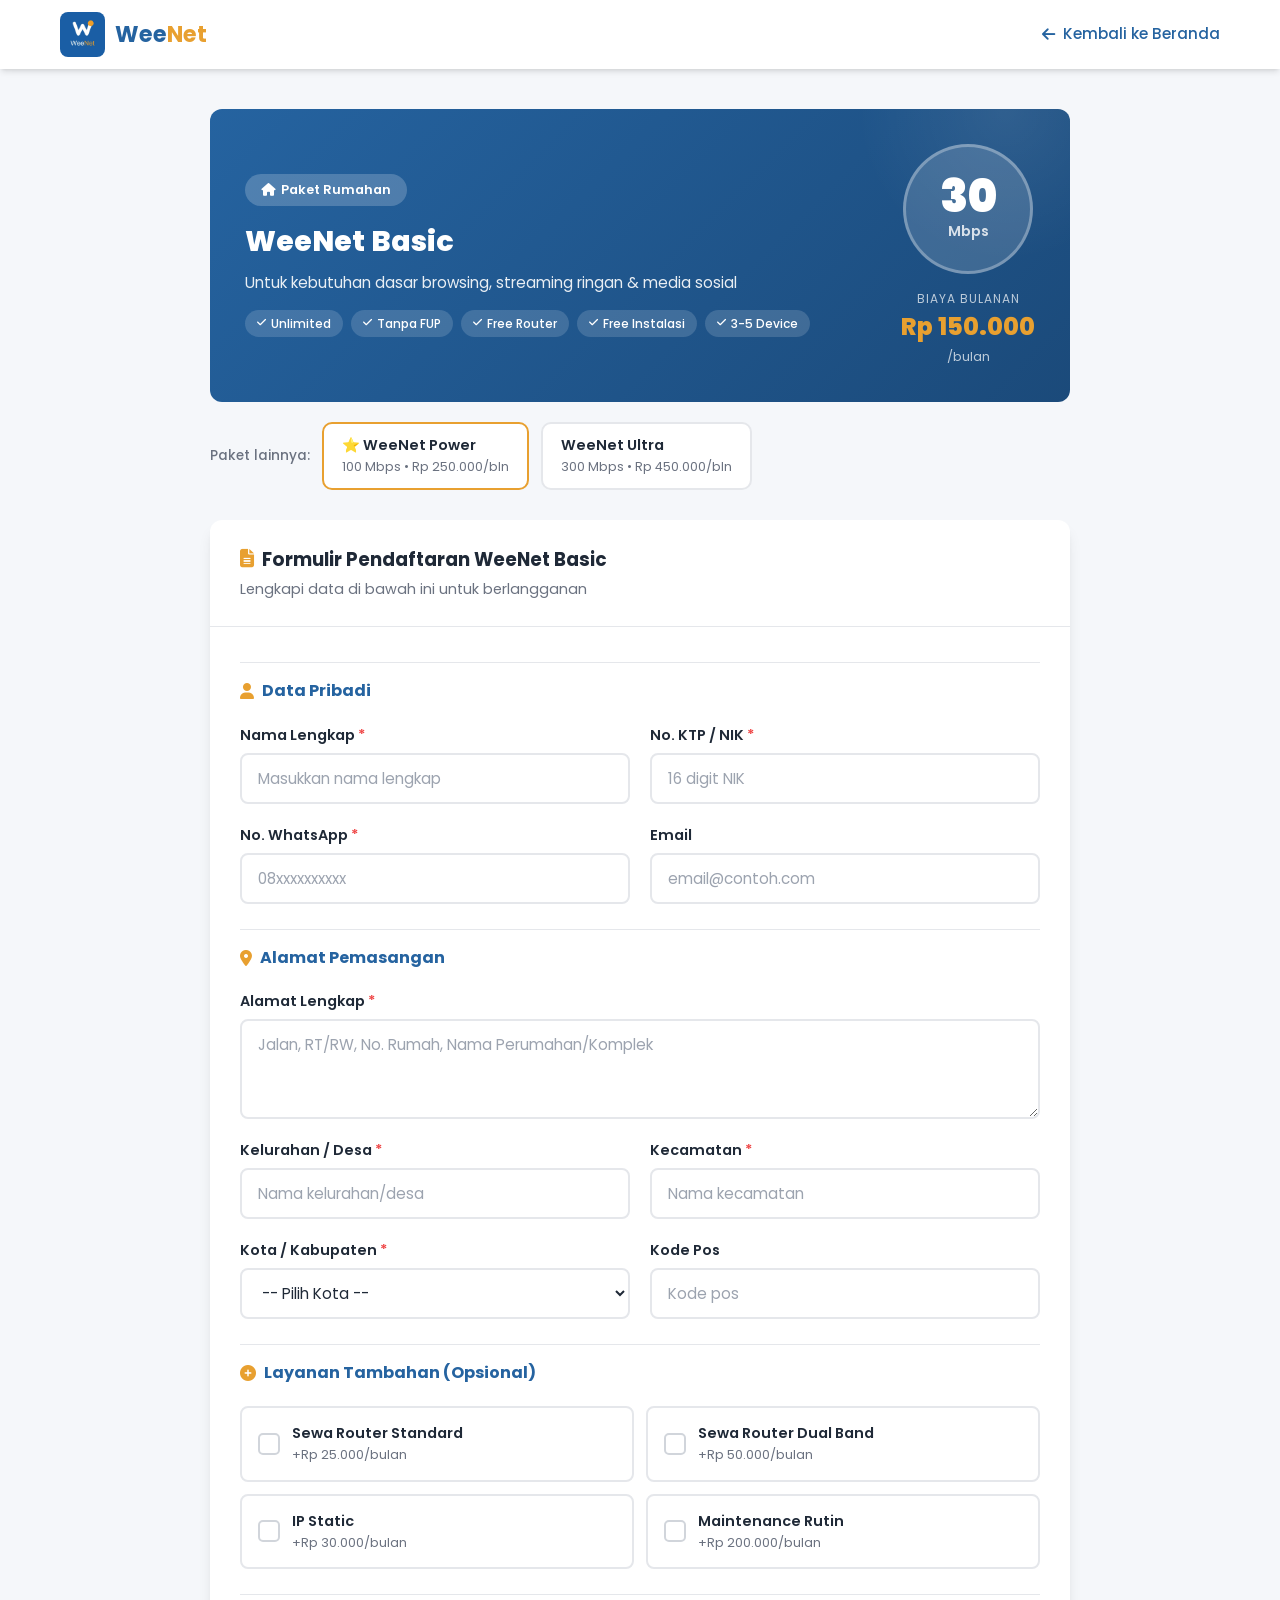
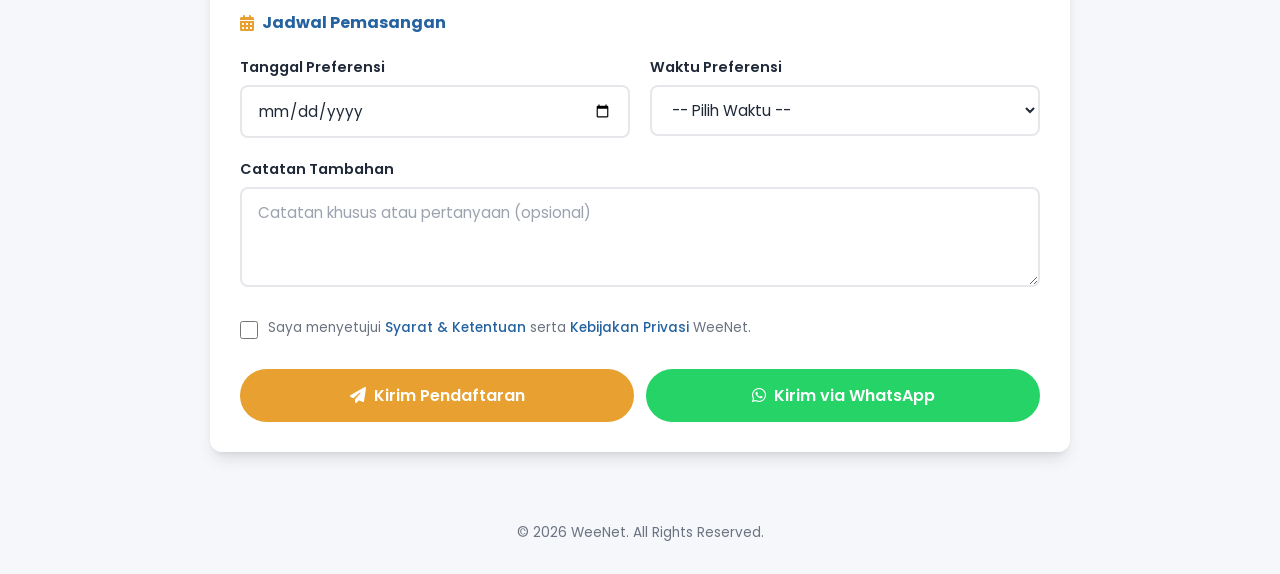
<file: daftar-basic.html>
<!DOCTYPE html>
<html lang="id">
<head>
    <meta charset="UTF-8">
    <meta name="viewport" content="width=device-width, initial-scale=1.0">
    <title>Daftar WeeNet Basic - 30 Mbps</title>
    <link rel="icon" href="assets/logo.jpg" type="image/jpeg">
    <link href="https://fonts.googleapis.com/css2?family=Poppins:wght@300;400;500;600;700;800&display=swap" rel="stylesheet">
    <link rel="stylesheet" href="https://cdnjs.cloudflare.com/ajax/libs/font-awesome/6.5.1/css/all.min.css">
    <link rel="stylesheet" href="style-daftar.css">
</head>
<body>

    <!-- Header -->
    <header class="header">
        <div class="container">
            <a href="index.html" class="logo">
                <img src="assets/logo.jpg" alt="WeeNet Logo">
                <span class="logo-text"><span class="wee">Wee</span><span class="net">Net</span></span>
            </a>
            <a href="index.html" class="back-btn">
                <i class="fas fa-arrow-left"></i> Kembali ke Beranda
            </a>
        </div>
    </header>

    <div class="main">

        <!-- Package Summary -->
        <div class="package-summary theme-blue">
            <div class="pkg-left">
                <div class="pkg-badge"><i class="fas fa-home"></i> Paket Rumahan</div>
                <h2>WeeNet Basic</h2>
                <p>Untuk kebutuhan dasar browsing, streaming ringan & media sosial</p>
                <div class="pkg-tags">
                    <span class="pkg-tag"><i class="fas fa-check"></i> Unlimited</span>
                    <span class="pkg-tag"><i class="fas fa-check"></i> Tanpa FUP</span>
                    <span class="pkg-tag"><i class="fas fa-check"></i> Free Router</span>
                    <span class="pkg-tag"><i class="fas fa-check"></i> Free Instalasi</span>
                    <span class="pkg-tag"><i class="fas fa-check"></i> 3-5 Device</span>
                </div>
            </div>
            <div class="pkg-right">
                <div class="speed-circle">
                    <div class="speed-num">30</div>
                    <div class="speed-unit">Mbps</div>
                </div>
                <div class="pkg-price-box">
                    <div class="pkg-price-label">Biaya Bulanan</div>
                    <div class="pkg-price-amount">Rp 150.000</div>
                    <div class="pkg-price-period">/bulan</div>
                </div>
            </div>
        </div>

        <!-- Other packages link -->
        <div class="other-packages">
            <p>Paket lainnya:</p>
            <a href="daftar-power.html" class="other-pkg popular">
                <span class="pkg-name">⭐ WeeNet Power</span>
                <span class="pkg-detail">100 Mbps • Rp 250.000/bln</span>
            </a>
            <a href="daftar-ultra.html" class="other-pkg">
                <span class="pkg-name">WeeNet Ultra</span>
                <span class="pkg-detail">300 Mbps • Rp 450.000/bln</span>
            </a>
        </div>

        <!-- Form -->
        <div class="form-card">
            <div class="form-header">
                <h3><i class="fas fa-file-alt"></i> Formulir Pendaftaran WeeNet Basic</h3>
                <p>Lengkapi data di bawah ini untuk berlangganan</p>
            </div>
            <div class="form-body">
                <form id="regForm" class="form-grid" onsubmit="submitForm(event)">
                    <input type="hidden" id="paketNama" value="WeeNet Basic">
                    <input type="hidden" id="paketHarga" value="Rp 150.000/bulan">
                    <input type="hidden" id="paketSpeed" value="30 Mbps">

                    <div class="form-section-title"><i class="fas fa-user"></i> Data Pribadi</div>

                    <div class="form-group">
                        <label>Nama Lengkap <span class="req">*</span></label>
                        <input type="text" id="nama" placeholder="Masukkan nama lengkap" required>
                    </div>
                    <div class="form-group">
                        <label>No. KTP / NIK <span class="req">*</span></label>
                        <input type="text" id="nik" placeholder="16 digit NIK" maxlength="16" required>
                    </div>
                    <div class="form-group">
                        <label>No. WhatsApp <span class="req">*</span></label>
                        <input type="tel" id="wa" placeholder="08xxxxxxxxxx" required>
                    </div>
                    <div class="form-group">
                        <label>Email</label>
                        <input type="email" id="email" placeholder="email@contoh.com">
                    </div>

                    <div class="form-section-title"><i class="fas fa-map-marker-alt"></i> Alamat Pemasangan</div>

                    <div class="form-group full">
                        <label>Alamat Lengkap <span class="req">*</span></label>
                        <textarea id="alamat" placeholder="Jalan, RT/RW, No. Rumah, Nama Perumahan/Komplek" required></textarea>
                    </div>
                    <div class="form-group">
                        <label>Kelurahan / Desa <span class="req">*</span></label>
                        <input type="text" id="kelurahan" placeholder="Nama kelurahan/desa" required>
                    </div>
                    <div class="form-group">
                        <label>Kecamatan <span class="req">*</span></label>
                        <input type="text" id="kecamatan" placeholder="Nama kecamatan" required>
                    </div>
                    <div class="form-group">
                        <label>Kota / Kabupaten <span class="req">*</span></label>
                        <select id="kota" required>
                            <option value="">-- Pilih Kota --</option>
                            <option>Jakarta Selatan</option><option>Jakarta Timur</option>
                            <option>Jakarta Barat</option><option>Jakarta Utara</option>
                            <option>Jakarta Pusat</option><option>Bogor</option>
                            <option>Depok</option><option>Tangerang</option>
                            <option>Tangerang Selatan</option><option>Bekasi</option>
                            <option>Bandung</option><option>Cimahi</option>
                            <option>Surabaya</option><option>Sidoarjo</option>
                            <option>Lainnya</option>
                        </select>
                    </div>
                    <div class="form-group">
                        <label>Kode Pos</label>
                        <input type="text" id="kodepos" placeholder="Kode pos" maxlength="5">
                    </div>

                    <div class="form-section-title"><i class="fas fa-plus-circle"></i> Layanan Tambahan (Opsional)</div>

                    <div class="addons-grid">
                        <label class="addon-item" onclick="toggleAddon(this)">
                            <input type="checkbox" name="addon" value="Sewa Router Standard (+Rp25.000/bln)">
                            <div class="addon-check"><i class="fas fa-check"></i></div>
                            <div class="addon-info"><h4>Sewa Router Standard</h4><p>+Rp 25.000/bulan</p></div>
                        </label>
                        <label class="addon-item" onclick="toggleAddon(this)">
                            <input type="checkbox" name="addon" value="Sewa Router Dual Band (+Rp50.000/bln)">
                            <div class="addon-check"><i class="fas fa-check"></i></div>
                            <div class="addon-info"><h4>Sewa Router Dual Band</h4><p>+Rp 50.000/bulan</p></div>
                        </label>
                        <label class="addon-item" onclick="toggleAddon(this)">
                            <input type="checkbox" name="addon" value="IP Static (+Rp30.000/bln)">
                            <div class="addon-check"><i class="fas fa-check"></i></div>
                            <div class="addon-info"><h4>IP Static</h4><p>+Rp 30.000/bulan</p></div>
                        </label>
                        <label class="addon-item" onclick="toggleAddon(this)">
                            <input type="checkbox" name="addon" value="Maintenance Rutin (+Rp200.000/bln)">
                            <div class="addon-check"><i class="fas fa-check"></i></div>
                            <div class="addon-info"><h4>Maintenance Rutin</h4><p>+Rp 200.000/bulan</p></div>
                        </label>
                    </div>

                    <div class="form-section-title"><i class="fas fa-calendar-alt"></i> Jadwal Pemasangan</div>

                    <div class="form-group">
                        <label>Tanggal Preferensi</label>
                        <input type="date" id="tanggal">
                    </div>
                    <div class="form-group">
                        <label>Waktu Preferensi</label>
                        <select id="waktu">
                            <option value="">-- Pilih Waktu --</option>
                            <option>08:00 - 10:00</option><option>10:00 - 12:00</option>
                            <option>13:00 - 15:00</option><option>15:00 - 17:00</option>
                        </select>
                    </div>

                    <div class="form-group full">
                        <label>Catatan Tambahan</label>
                        <textarea id="catatan" placeholder="Catatan khusus atau pertanyaan (opsional)" rows="3"></textarea>
                    </div>

                    <div class="terms">
                        <input type="checkbox" id="agree" required>
                        <label for="agree">Saya menyetujui <a href="#">Syarat & Ketentuan</a> serta <a href="#">Kebijakan Privasi</a> WeeNet.</label>
                    </div>

                    <div class="form-actions">
                        <button type="submit" class="btn btn-submit"><i class="fas fa-paper-plane"></i> Kirim Pendaftaran</button>
                        <button type="button" class="btn btn-wa" onclick="sendToWA()"><i class="fab fa-whatsapp"></i> Kirim via WhatsApp</button>
                    </div>
                </form>
            </div>
        </div>
    </div>

    <!-- Success Modal -->
    <div class="modal-overlay" id="successModal">
        <div class="modal-box">
            <div class="modal-icon"><i class="fas fa-check"></i></div>
            <h3>Pendaftaran Berhasil! 🎉</h3>
            <p>Terima kasih telah mendaftar <strong>WeeNet Basic</strong>. Tim kami akan segera menghubungi Anda via WhatsApp untuk konfirmasi dan jadwal pemasangan.</p>
            <div class="modal-btns">
                <a href="index.html" class="btn btn-submit"><i class="fas fa-home"></i> Kembali ke Beranda</a>
                <a href="https://wa.me/6285280438680?text=Halo,%20saya%20baru%20mendaftar%20WeeNet%20Basic.%20Mohon%20konfirmasi." class="btn btn-wa" target="_blank"><i class="fab fa-whatsapp"></i> Konfirmasi via WA</a>
            </div>
        </div>
    </div>

    <div class="footer-mini"><p>&copy; 2026 WeeNet. All Rights Reserved.</p></div>

    <script src="script-daftar.js"></script>
</body>
</html>
</file>
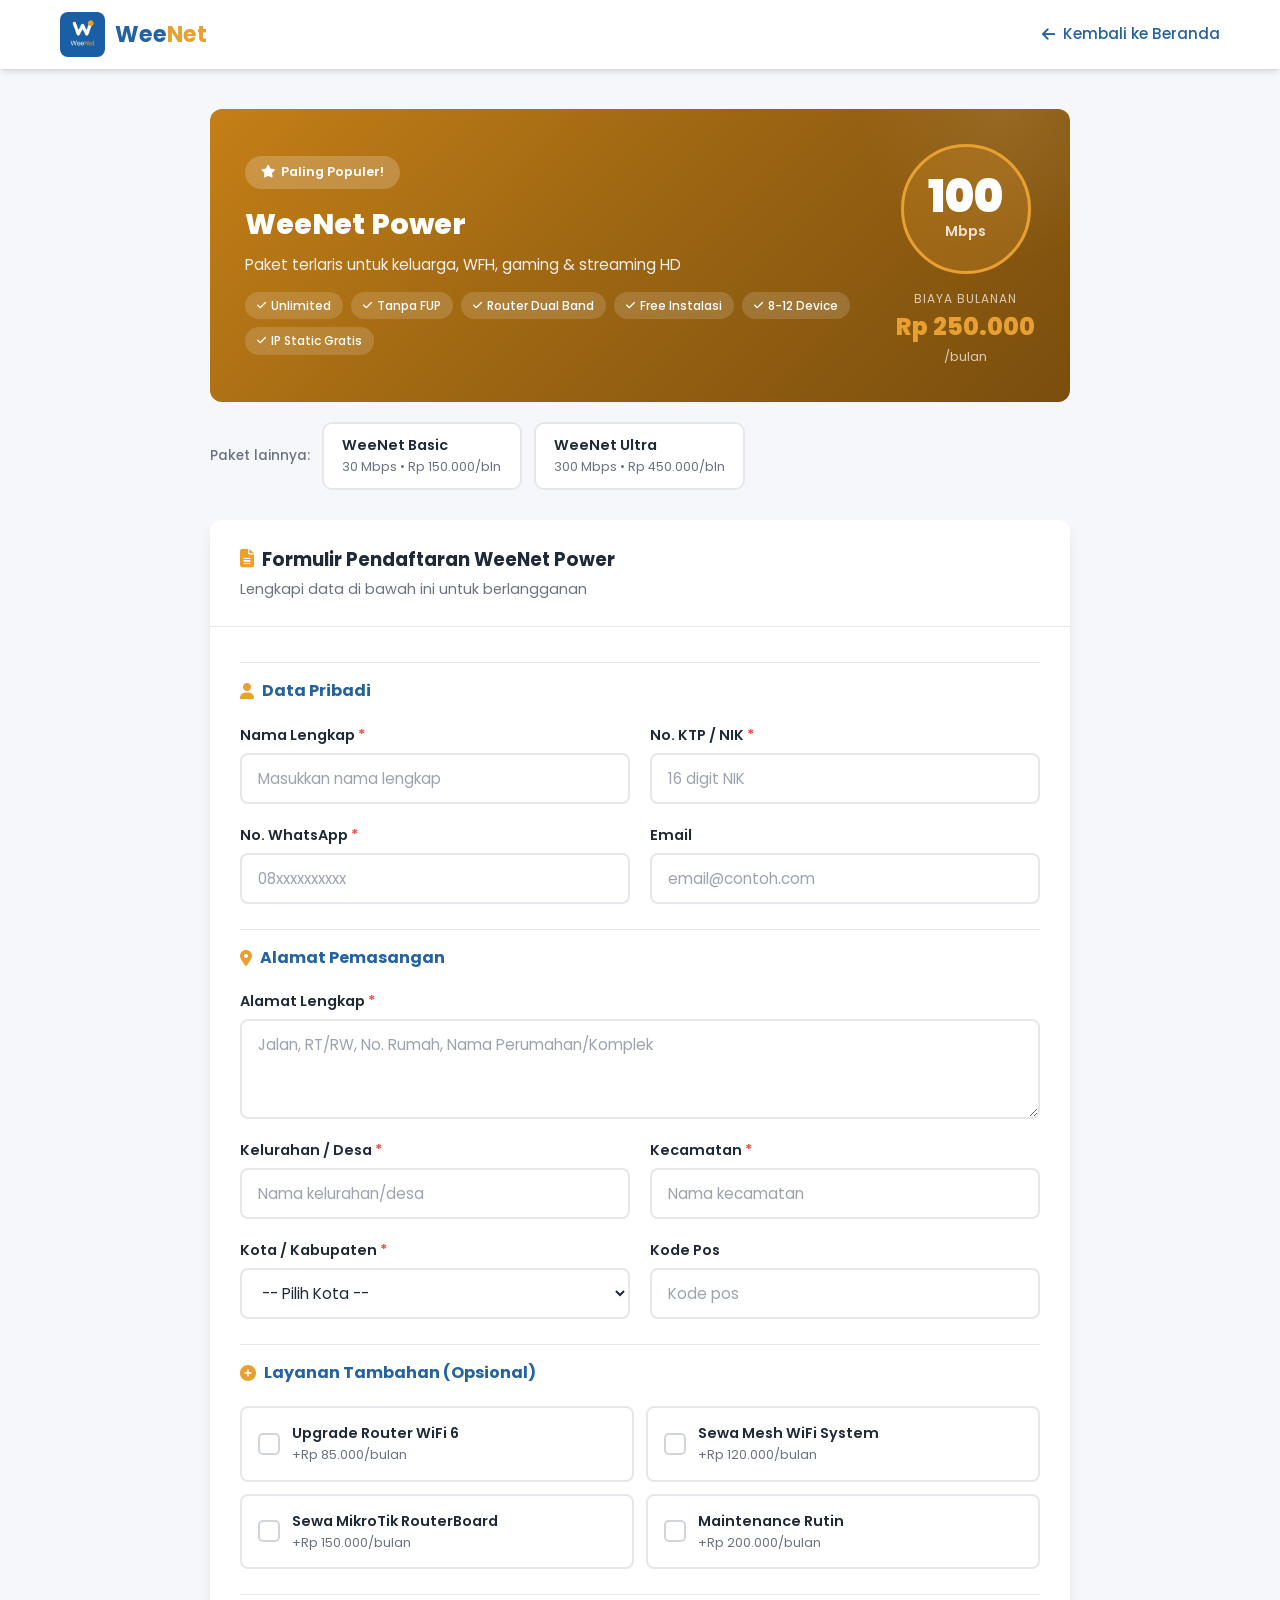
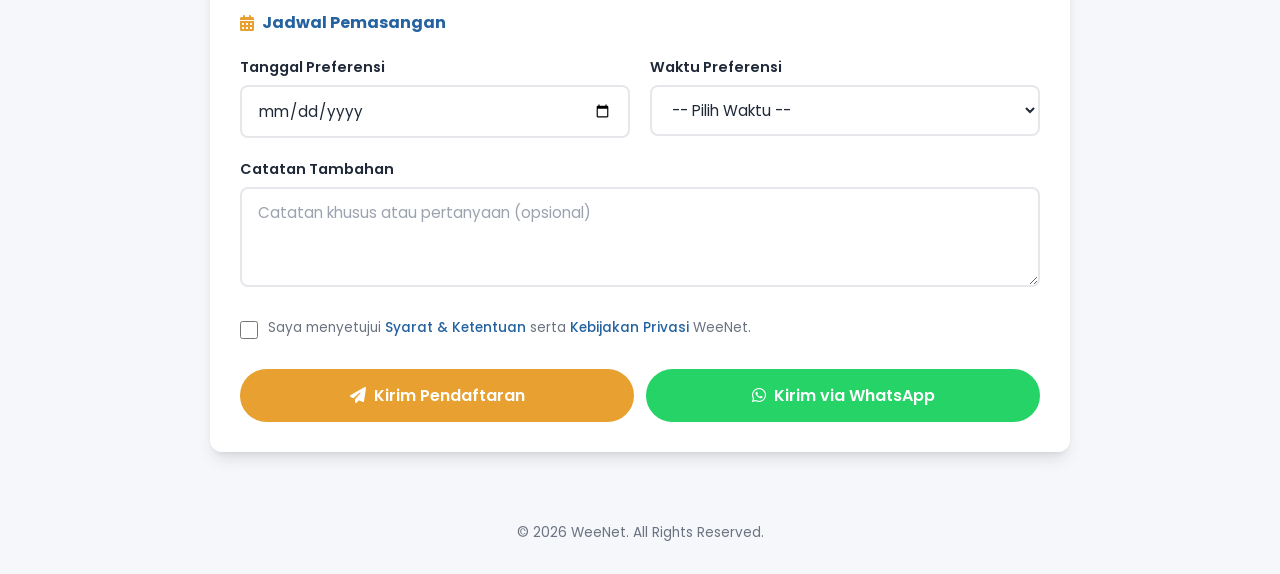
<file: daftar-power.html>
<!DOCTYPE html>
<html lang="id">
<head>
    <meta charset="UTF-8">
    <meta name="viewport" content="width=device-width, initial-scale=1.0">
    <title>Daftar WeeNet Power - 100 Mbps</title>
    <link rel="icon" href="assets/logo.jpg" type="image/jpeg">
    <link href="https://fonts.googleapis.com/css2?family=Poppins:wght@300;400;500;600;700;800&display=swap" rel="stylesheet">
    <link rel="stylesheet" href="https://cdnjs.cloudflare.com/ajax/libs/font-awesome/6.5.1/css/all.min.css">
    <link rel="stylesheet" href="style-daftar.css">
</head>
<body>

    <!-- Header -->
    <header class="header">
        <div class="container">
            <a href="index.html" class="logo">
                <img src="assets/logo.jpg" alt="WeeNet Logo">
                <span class="logo-text"><span class="wee">Wee</span><span class="net">Net</span></span>
            </a>
            <a href="index.html" class="back-btn">
                <i class="fas fa-arrow-left"></i> Kembali ke Beranda
            </a>
        </div>
    </header>

    <div class="main">

        <!-- Package Summary -->
        <div class="package-summary theme-gold">
            <div class="pkg-left">
                <div class="pkg-badge"><i class="fas fa-star"></i> Paling Populer!</div>
                <h2>WeeNet Power</h2>
                <p>Paket terlaris untuk keluarga, WFH, gaming & streaming HD</p>
                <div class="pkg-tags">
                    <span class="pkg-tag"><i class="fas fa-check"></i> Unlimited</span>
                    <span class="pkg-tag"><i class="fas fa-check"></i> Tanpa FUP</span>
                    <span class="pkg-tag"><i class="fas fa-check"></i> Router Dual Band</span>
                    <span class="pkg-tag"><i class="fas fa-check"></i> Free Instalasi</span>
                    <span class="pkg-tag"><i class="fas fa-check"></i> 8-12 Device</span>
                    <span class="pkg-tag"><i class="fas fa-check"></i> IP Static Gratis</span>
                </div>
            </div>
            <div class="pkg-right">
                <div class="speed-circle gold">
                    <div class="speed-num">100</div>
                    <div class="speed-unit">Mbps</div>
                </div>
                <div class="pkg-price-box">
                    <div class="pkg-price-label">Biaya Bulanan</div>
                    <div class="pkg-price-amount">Rp 250.000</div>
                    <div class="pkg-price-period">/bulan</div>
                </div>
            </div>
        </div>

        <!-- Other packages link -->
        <div class="other-packages">
            <p>Paket lainnya:</p>
            <a href="daftar-basic.html" class="other-pkg">
                <span class="pkg-name">WeeNet Basic</span>
                <span class="pkg-detail">30 Mbps • Rp 150.000/bln</span>
            </a>
            <a href="daftar-ultra.html" class="other-pkg">
                <span class="pkg-name">WeeNet Ultra</span>
                <span class="pkg-detail">300 Mbps • Rp 450.000/bln</span>
            </a>
        </div>

        <!-- Form -->
        <div class="form-card">
            <div class="form-header">
                <h3><i class="fas fa-file-alt"></i> Formulir Pendaftaran WeeNet Power</h3>
                <p>Lengkapi data di bawah ini untuk berlangganan</p>
            </div>
            <div class="form-body">
                <form id="regForm" class="form-grid" onsubmit="submitForm(event)">
                    <input type="hidden" id="paketNama" value="WeeNet Power">
                    <input type="hidden" id="paketHarga" value="Rp 250.000/bulan">
                    <input type="hidden" id="paketSpeed" value="100 Mbps">

                    <div class="form-section-title"><i class="fas fa-user"></i> Data Pribadi</div>

                    <div class="form-group">
                        <label>Nama Lengkap <span class="req">*</span></label>
                        <input type="text" id="nama" placeholder="Masukkan nama lengkap" required>
                    </div>
                    <div class="form-group">
                        <label>No. KTP / NIK <span class="req">*</span></label>
                        <input type="text" id="nik" placeholder="16 digit NIK" maxlength="16" required>
                    </div>
                    <div class="form-group">
                        <label>No. WhatsApp <span class="req">*</span></label>
                        <input type="tel" id="wa" placeholder="08xxxxxxxxxx" required>
                    </div>
                    <div class="form-group">
                        <label>Email</label>
                        <input type="email" id="email" placeholder="email@contoh.com">
                    </div>

                    <div class="form-section-title"><i class="fas fa-map-marker-alt"></i> Alamat Pemasangan</div>

                    <div class="form-group full">
                        <label>Alamat Lengkap <span class="req">*</span></label>
                        <textarea id="alamat" placeholder="Jalan, RT/RW, No. Rumah, Nama Perumahan/Komplek" required></textarea>
                    </div>
                    <div class="form-group">
                        <label>Kelurahan / Desa <span class="req">*</span></label>
                        <input type="text" id="kelurahan" placeholder="Nama kelurahan/desa" required>
                    </div>
                    <div class="form-group">
                        <label>Kecamatan <span class="req">*</span></label>
                        <input type="text" id="kecamatan" placeholder="Nama kecamatan" required>
                    </div>
                    <div class="form-group">
                        <label>Kota / Kabupaten <span class="req">*</span></label>
                        <select id="kota" required>
                            <option value="">-- Pilih Kota --</option>
                            <option>Jakarta Selatan</option><option>Jakarta Timur</option>
                            <option>Jakarta Barat</option><option>Jakarta Utara</option>
                            <option>Jakarta Pusat</option><option>Bogor</option>
                            <option>Depok</option><option>Tangerang</option>
                            <option>Tangerang Selatan</option><option>Bekasi</option>
                            <option>Bandung</option><option>Cimahi</option>
                            <option>Surabaya</option><option>Sidoarjo</option>
                            <option>Lainnya</option>
                        </select>
                    </div>
                    <div class="form-group">
                        <label>Kode Pos</label>
                        <input type="text" id="kodepos" placeholder="Kode pos" maxlength="5">
                    </div>

                    <div class="form-section-title"><i class="fas fa-plus-circle"></i> Layanan Tambahan (Opsional)</div>

                    <div class="addons-grid">
                        <label class="addon-item" onclick="toggleAddon(this)">
                            <input type="checkbox" name="addon" value="Upgrade Router WiFi 6 (+Rp85.000/bln)">
                            <div class="addon-check"><i class="fas fa-check"></i></div>
                            <div class="addon-info"><h4>Upgrade Router WiFi 6</h4><p>+Rp 85.000/bulan</p></div>
                        </label>
                        <label class="addon-item" onclick="toggleAddon(this)">
                            <input type="checkbox" name="addon" value="Sewa Mesh WiFi System (+Rp120.000/bln)">
                            <div class="addon-check"><i class="fas fa-check"></i></div>
                            <div class="addon-info"><h4>Sewa Mesh WiFi System</h4><p>+Rp 120.000/bulan</p></div>
                        </label>
                        <label class="addon-item" onclick="toggleAddon(this)">
                            <input type="checkbox" name="addon" value="Sewa MikroTik (+Rp150.000/bln)">
                            <div class="addon-check"><i class="fas fa-check"></i></div>
                            <div class="addon-info"><h4>Sewa MikroTik RouterBoard</h4><p>+Rp 150.000/bulan</p></div>
                        </label>
                        <label class="addon-item" onclick="toggleAddon(this)">
                            <input type="checkbox" name="addon" value="Maintenance Rutin (+Rp200.000/bln)">
                            <div class="addon-check"><i class="fas fa-check"></i></div>
                            <div class="addon-info"><h4>Maintenance Rutin</h4><p>+Rp 200.000/bulan</p></div>
                        </label>
                    </div>

                    <div class="form-section-title"><i class="fas fa-calendar-alt"></i> Jadwal Pemasangan</div>

                    <div class="form-group">
                        <label>Tanggal Preferensi</label>
                        <input type="date" id="tanggal">
                    </div>
                    <div class="form-group">
                        <label>Waktu Preferensi</label>
                        <select id="waktu">
                            <option value="">-- Pilih Waktu --</option>
                            <option>08:00 - 10:00</option><option>10:00 - 12:00</option>
                            <option>13:00 - 15:00</option><option>15:00 - 17:00</option>
                        </select>
                    </div>

                    <div class="form-group full">
                        <label>Catatan Tambahan</label>
                        <textarea id="catatan" placeholder="Catatan khusus atau pertanyaan (opsional)" rows="3"></textarea>
                    </div>

                    <div class="terms">
                        <input type="checkbox" id="agree" required>
                        <label for="agree">Saya menyetujui <a href="#">Syarat & Ketentuan</a> serta <a href="#">Kebijakan Privasi</a> WeeNet.</label>
                    </div>

                    <div class="form-actions">
                        <button type="submit" class="btn btn-submit"><i class="fas fa-paper-plane"></i> Kirim Pendaftaran</button>
                        <button type="button" class="btn btn-wa" onclick="sendToWA()"><i class="fab fa-whatsapp"></i> Kirim via WhatsApp</button>
                    </div>
                </form>
            </div>
        </div>
    </div>

    <!-- Success Modal -->
    <div class="modal-overlay" id="successModal">
        <div class="modal-box">
            <div class="modal-icon"><i class="fas fa-check"></i></div>
            <h3>Pendaftaran Berhasil! 🎉</h3>
            <p>Terima kasih telah mendaftar <strong>WeeNet Power</strong>. Tim kami akan segera menghubungi Anda via WhatsApp untuk konfirmasi dan jadwal pemasangan.</p>
            <div class="modal-btns">
                <a href="index.html" class="btn btn-submit"><i class="fas fa-home"></i> Kembali ke Beranda</a>
                <a href="https://wa.me/6285280438680?text=Halo,%20saya%20baru%20mendaftar%20WeeNet%20Power.%20Mohon%20konfirmasi." class="btn btn-wa" target="_blank"><i class="fab fa-whatsapp"></i> Konfirmasi via WA</a>
            </div>
        </div>
    </div>

    <div class="footer-mini"><p>&copy; 2026 WeeNet. All Rights Reserved.</p></div>

    <script src="script-daftar.js"></script>
</body>
</html>
</file>
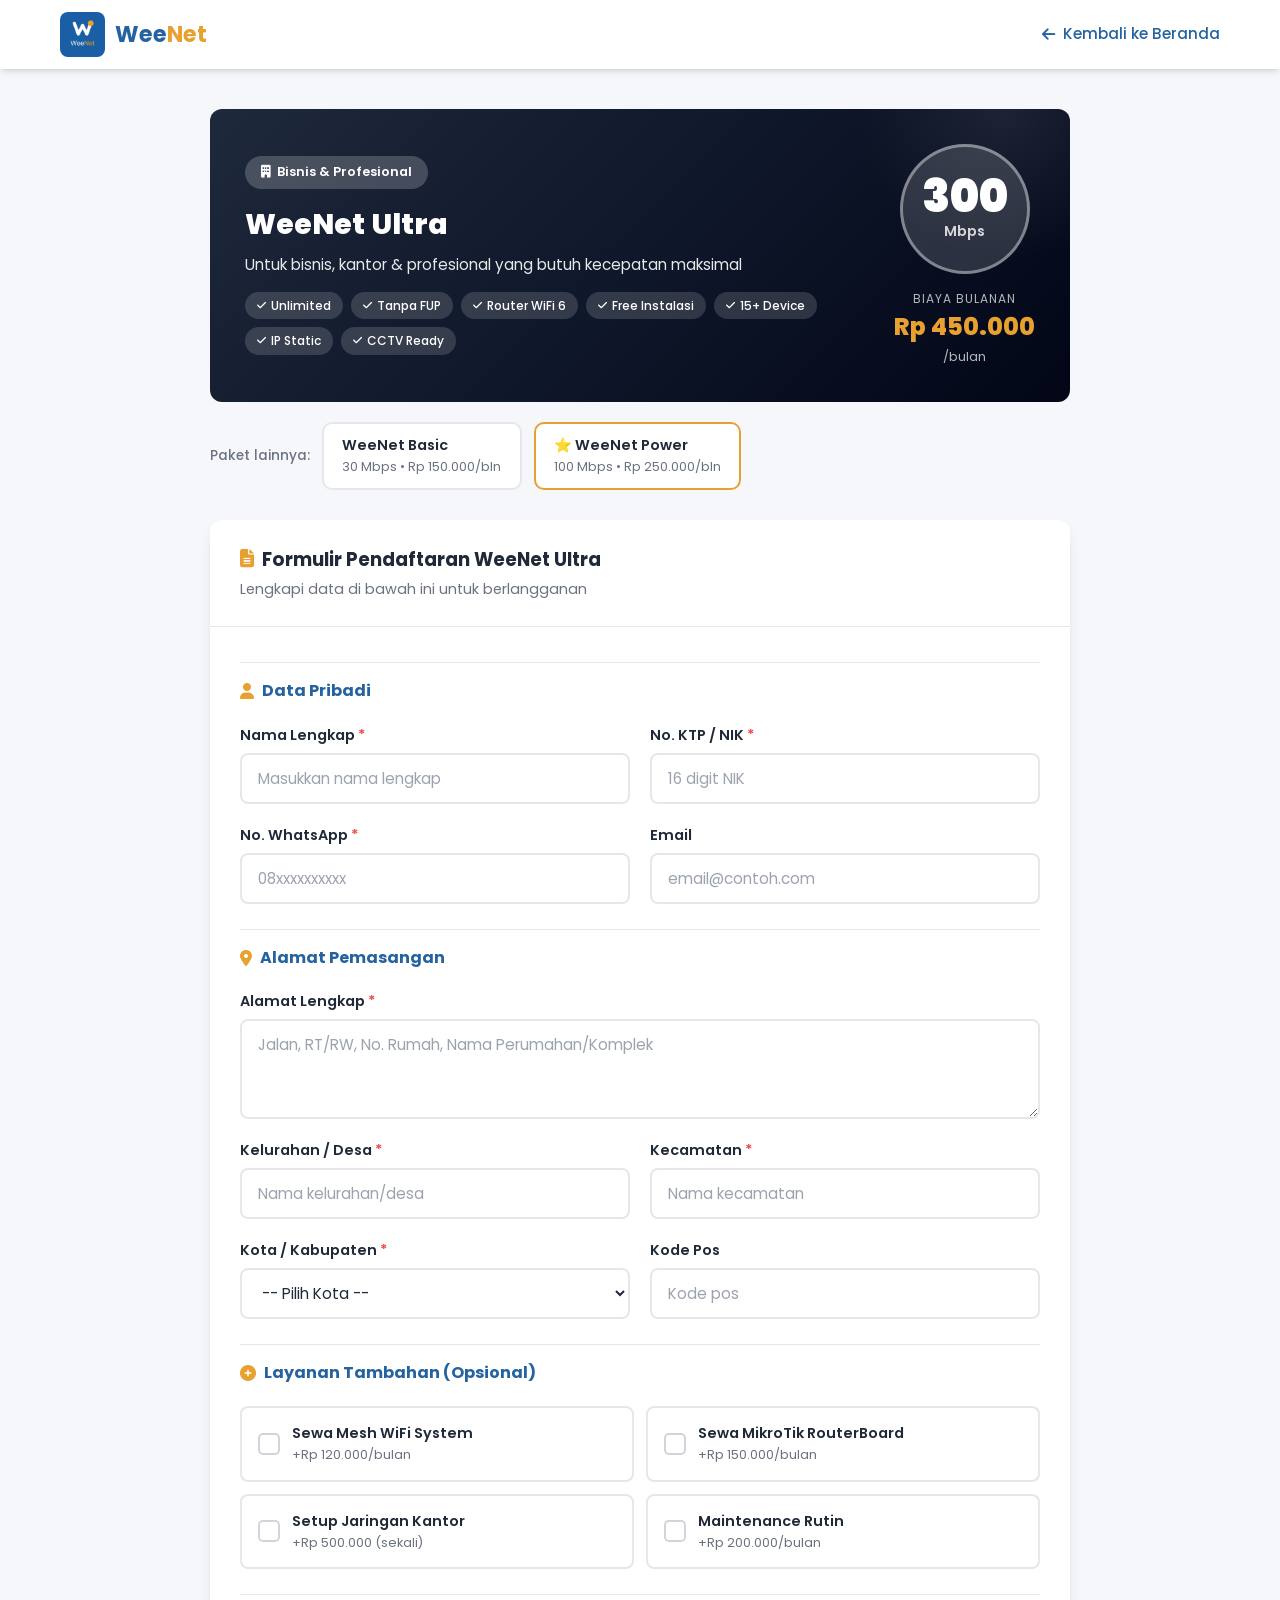
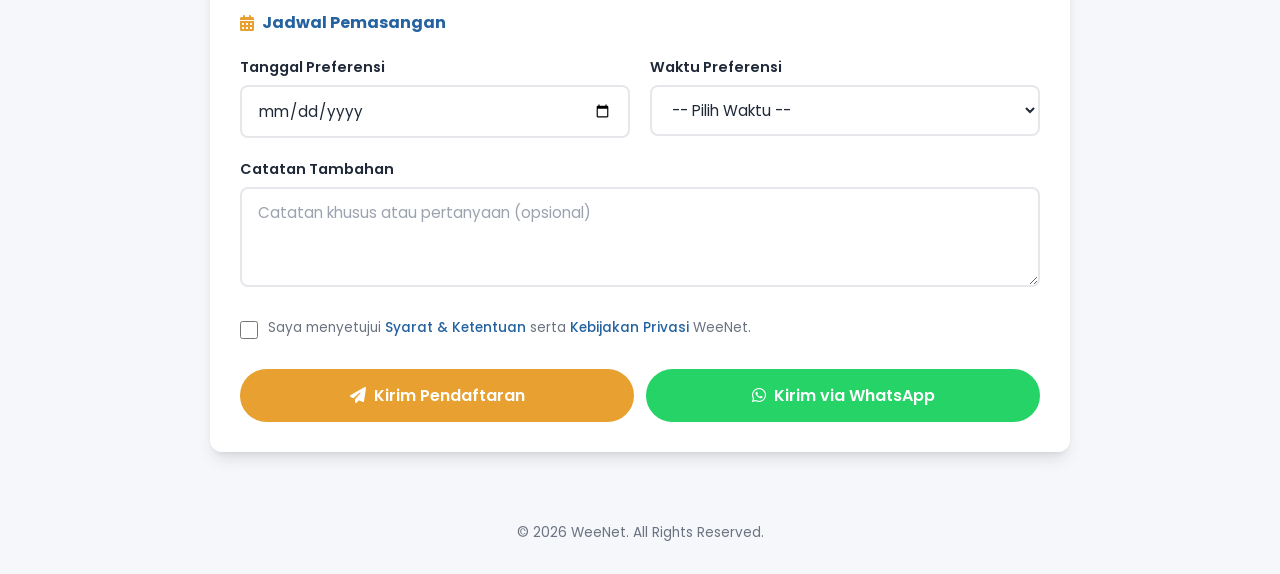
<file: daftar-ultra.html>
<!DOCTYPE html>
<html lang="id">
<head>
    <meta charset="UTF-8">
    <meta name="viewport" content="width=device-width, initial-scale=1.0">
    <title>Daftar WeeNet Ultra - 300 Mbps</title>
    <link rel="icon" href="assets/logo.jpg" type="image/jpeg">
    <link href="https://fonts.googleapis.com/css2?family=Poppins:wght@300;400;500;600;700;800&display=swap" rel="stylesheet">
    <link rel="stylesheet" href="https://cdnjs.cloudflare.com/ajax/libs/font-awesome/6.5.1/css/all.min.css">
    <link rel="stylesheet" href="style-daftar.css">
</head>
<body>

    <!-- Header -->
    <header class="header">
        <div class="container">
            <a href="index.html" class="logo">
                <img src="assets/logo.jpg" alt="WeeNet Logo">
                <span class="logo-text"><span class="wee">Wee</span><span class="net">Net</span></span>
            </a>
            <a href="index.html" class="back-btn">
                <i class="fas fa-arrow-left"></i> Kembali ke Beranda
            </a>
        </div>
    </header>

    <div class="main">

        <!-- Package Summary -->
        <div class="package-summary theme-dark">
            <div class="pkg-left">
                <div class="pkg-badge"><i class="fas fa-building"></i> Bisnis & Profesional</div>
                <h2>WeeNet Ultra</h2>
                <p>Untuk bisnis, kantor & profesional yang butuh kecepatan maksimal</p>
                <div class="pkg-tags">
                    <span class="pkg-tag"><i class="fas fa-check"></i> Unlimited</span>
                    <span class="pkg-tag"><i class="fas fa-check"></i> Tanpa FUP</span>
                    <span class="pkg-tag"><i class="fas fa-check"></i> Router WiFi 6</span>
                    <span class="pkg-tag"><i class="fas fa-check"></i> Free Instalasi</span>
                    <span class="pkg-tag"><i class="fas fa-check"></i> 15+ Device</span>
                    <span class="pkg-tag"><i class="fas fa-check"></i> IP Static</span>
                    <span class="pkg-tag"><i class="fas fa-check"></i> CCTV Ready</span>
                </div>
            </div>
            <div class="pkg-right">
                <div class="speed-circle dark">
                    <div class="speed-num">300</div>
                    <div class="speed-unit">Mbps</div>
                </div>
                <div class="pkg-price-box">
                    <div class="pkg-price-label">Biaya Bulanan</div>
                    <div class="pkg-price-amount">Rp 450.000</div>
                    <div class="pkg-price-period">/bulan</div>
                </div>
            </div>
        </div>

        <!-- Other packages link -->
        <div class="other-packages">
            <p>Paket lainnya:</p>
            <a href="daftar-basic.html" class="other-pkg">
                <span class="pkg-name">WeeNet Basic</span>
                <span class="pkg-detail">30 Mbps • Rp 150.000/bln</span>
            </a>
            <a href="daftar-power.html" class="other-pkg popular">
                <span class="pkg-name">⭐ WeeNet Power</span>
                <span class="pkg-detail">100 Mbps • Rp 250.000/bln</span>
            </a>
        </div>

        <!-- Form -->
        <div class="form-card">
            <div class="form-header">
                <h3><i class="fas fa-file-alt"></i> Formulir Pendaftaran WeeNet Ultra</h3>
                <p>Lengkapi data di bawah ini untuk berlangganan</p>
            </div>
            <div class="form-body">
                <form id="regForm" class="form-grid" onsubmit="submitForm(event)">
                    <input type="hidden" id="paketNama" value="WeeNet Ultra">
                    <input type="hidden" id="paketHarga" value="Rp 450.000/bulan">
                    <input type="hidden" id="paketSpeed" value="300 Mbps">

                    <div class="form-section-title"><i class="fas fa-user"></i> Data Pribadi</div>

                    <div class="form-group">
                        <label>Nama Lengkap <span class="req">*</span></label>
                        <input type="text" id="nama" placeholder="Masukkan nama lengkap" required>
                    </div>
                    <div class="form-group">
                        <label>No. KTP / NIK <span class="req">*</span></label>
                        <input type="text" id="nik" placeholder="16 digit NIK" maxlength="16" required>
                    </div>
                    <div class="form-group">
                        <label>No. WhatsApp <span class="req">*</span></label>
                        <input type="tel" id="wa" placeholder="08xxxxxxxxxx" required>
                    </div>
                    <div class="form-group">
                        <label>Email</label>
                        <input type="email" id="email" placeholder="email@contoh.com">
                    </div>

                    <div class="form-section-title"><i class="fas fa-map-marker-alt"></i> Alamat Pemasangan</div>

                    <div class="form-group full">
                        <label>Alamat Lengkap <span class="req">*</span></label>
                        <textarea id="alamat" placeholder="Jalan, RT/RW, No. Rumah, Nama Perumahan/Komplek" required></textarea>
                    </div>
                    <div class="form-group">
                        <label>Kelurahan / Desa <span class="req">*</span></label>
                        <input type="text" id="kelurahan" placeholder="Nama kelurahan/desa" required>
                    </div>
                    <div class="form-group">
                        <label>Kecamatan <span class="req">*</span></label>
                        <input type="text" id="kecamatan" placeholder="Nama kecamatan" required>
                    </div>
                    <div class="form-group">
                        <label>Kota / Kabupaten <span class="req">*</span></label>
                        <select id="kota" required>
                            <option value="">-- Pilih Kota --</option>
                            <option>Jakarta Selatan</option><option>Jakarta Timur</option>
                            <option>Jakarta Barat</option><option>Jakarta Utara</option>
                            <option>Jakarta Pusat</option><option>Bogor</option>
                            <option>Depok</option><option>Tangerang</option>
                            <option>Tangerang Selatan</option><option>Bekasi</option>
                            <option>Bandung</option><option>Cimahi</option>
                            <option>Surabaya</option><option>Sidoarjo</option>
                            <option>Lainnya</option>
                        </select>
                    </div>
                    <div class="form-group">
                        <label>Kode Pos</label>
                        <input type="text" id="kodepos" placeholder="Kode pos" maxlength="5">
                    </div>

                    <div class="form-section-title"><i class="fas fa-plus-circle"></i> Layanan Tambahan (Opsional)</div>

                    <div class="addons-grid">
                        <label class="addon-item" onclick="toggleAddon(this)">
                            <input type="checkbox" name="addon" value="Sewa Mesh WiFi System (+Rp120.000/bln)">
                            <div class="addon-check"><i class="fas fa-check"></i></div>
                            <div class="addon-info"><h4>Sewa Mesh WiFi System</h4><p>+Rp 120.000/bulan</p></div>
                        </label>
                        <label class="addon-item" onclick="toggleAddon(this)">
                            <input type="checkbox" name="addon" value="Sewa MikroTik RouterBoard (+Rp150.000/bln)">
                            <div class="addon-check"><i class="fas fa-check"></i></div>
                            <div class="addon-info"><h4>Sewa MikroTik RouterBoard</h4><p>+Rp 150.000/bulan</p></div>
                        </label>
                        <label class="addon-item" onclick="toggleAddon(this)">
                            <input type="checkbox" name="addon" value="Setup Jaringan Kantor (+Rp500.000)">
                            <div class="addon-check"><i class="fas fa-check"></i></div>
                            <div class="addon-info"><h4>Setup Jaringan Kantor</h4><p>+Rp 500.000 (sekali)</p></div>
                        </label>
                        <label class="addon-item" onclick="toggleAddon(this)">
                            <input type="checkbox" name="addon" value="Maintenance Rutin (+Rp200.000/bln)">
                            <div class="addon-check"><i class="fas fa-check"></i></div>
                            <div class="addon-info"><h4>Maintenance Rutin</h4><p>+Rp 200.000/bulan</p></div>
                        </label>
                    </div>

                    <div class="form-section-title"><i class="fas fa-calendar-alt"></i> Jadwal Pemasangan</div>

                    <div class="form-group">
                        <label>Tanggal Preferensi</label>
                        <input type="date" id="tanggal">
                    </div>
                    <div class="form-group">
                        <label>Waktu Preferensi</label>
                        <select id="waktu">
                            <option value="">-- Pilih Waktu --</option>
                            <option>08:00 - 10:00</option><option>10:00 - 12:00</option>
                            <option>13:00 - 15:00</option><option>15:00 - 17:00</option>
                        </select>
                    </div>

                    <div class="form-group full">
                        <label>Catatan Tambahan</label>
                        <textarea id="catatan" placeholder="Catatan khusus atau pertanyaan (opsional)" rows="3"></textarea>
                    </div>

                    <div class="terms">
                        <input type="checkbox" id="agree" required>
                        <label for="agree">Saya menyetujui <a href="#">Syarat & Ketentuan</a> serta <a href="#">Kebijakan Privasi</a> WeeNet.</label>
                    </div>

                    <div class="form-actions">
                        <button type="submit" class="btn btn-submit"><i class="fas fa-paper-plane"></i> Kirim Pendaftaran</button>
                        <button type="button" class="btn btn-wa" onclick="sendToWA()"><i class="fab fa-whatsapp"></i> Kirim via WhatsApp</button>
                    </div>
                </form>
            </div>
        </div>
    </div>

    <!-- Success Modal -->
    <div class="modal-overlay" id="successModal">
        <div class="modal-box">
            <div class="modal-icon"><i class="fas fa-check"></i></div>
            <h3>Pendaftaran Berhasil! 🎉</h3>
            <p>Terima kasih telah mendaftar <strong>WeeNet Ultra</strong>. Tim kami akan segera menghubungi Anda via WhatsApp untuk konfirmasi dan jadwal pemasangan.</p>
            <div class="modal-btns">
                <a href="index.html" class="btn btn-submit"><i class="fas fa-home"></i> Kembali ke Beranda</a>
                <a href="https://wa.me/6285280438680?text=Halo,%20saya%20baru%20mendaftar%20WeeNet%20Ultra.%20Mohon%20konfirmasi." class="btn btn-wa" target="_blank"><i class="fab fa-whatsapp"></i> Konfirmasi via WA</a>
            </div>
        </div>
    </div>

    <div class="footer-mini"><p>&copy; 2026 WeeNet. All Rights Reserved.</p></div>

    <script src="script-daftar.js"></script>
</body>
</html>
</file>
<file: style-daftar.css>
/* ===== SHARED STYLES FOR REGISTRATION PAGES ===== */
:root {
    --primary: #2563a0;
    --primary-dark: #1b4a7a;
    --primary-light: #3a7cc5;
    --accent: #e8a030;
    --accent-dark: #d08a18;
    --white: #ffffff;
    --light: #f5f7fa;
    --gray: #6b7280;
    --dark: #1f2937;
    --shadow: 0 4px 6px -1px rgba(0,0,0,0.1), 0 2px 4px -2px rgba(0,0,0,0.1);
    --shadow-lg: 0 10px 15px -3px rgba(0,0,0,0.1), 0 4px 6px -4px rgba(0,0,0,0.1);
    --shadow-xl: 0 20px 25px -5px rgba(0,0,0,0.1), 0 8px 10px -6px rgba(0,0,0,0.1);
    --radius: 12px;
    --transition: all 0.3s ease;
}

*, *::before, *::after { box-sizing: border-box; margin: 0; padding: 0; }
html { scroll-behavior: smooth; }
body {
    font-family: 'Poppins', sans-serif;
    color: var(--dark);
    line-height: 1.6;
    background: var(--light);
    min-height: 100vh;
}
a { text-decoration: none; color: inherit; }

/* ===== HEADER ===== */
.header {
    background: var(--white);
    box-shadow: var(--shadow);
    position: sticky;
    top: 0;
    z-index: 1000;
}
.header .container {
    max-width: 1200px;
    margin: 0 auto;
    padding: 12px 20px;
    display: flex;
    justify-content: space-between;
    align-items: center;
}
.logo { display: flex; align-items: center; gap: 10px; }
.logo img { height: 45px; width: 45px; object-fit: cover; border-radius: 8px; }
.logo-text { font-size: 1.4rem; font-weight: 700; }
.logo-text .wee { color: var(--primary); }
.logo-text .net { color: var(--accent); }
.back-btn {
    display: inline-flex;
    align-items: center;
    gap: 8px;
    color: var(--primary);
    font-weight: 500;
    transition: var(--transition);
    font-size: 0.95rem;
}
.back-btn:hover { color: var(--accent); }

/* ===== MAIN ===== */
.main { max-width: 900px; margin: 40px auto; padding: 0 20px; }

/* ===== PACKAGE SUMMARY ===== */
.package-summary {
    border-radius: var(--radius);
    padding: 35px;
    margin-bottom: 20px;
    display: flex;
    justify-content: space-between;
    align-items: center;
    flex-wrap: wrap;
    gap: 30px;
    color: var(--white);
    position: relative;
    overflow: hidden;
}
.package-summary::before {
    content: '';
    position: absolute;
    top: -50%;
    right: -10%;
    width: 300px;
    height: 300px;
    background: radial-gradient(circle, rgba(255,255,255,0.08) 0%, transparent 70%);
    border-radius: 50%;
}
.package-summary.theme-blue {
    background: linear-gradient(135deg, var(--primary), var(--primary-dark));
}
.package-summary.theme-gold {
    background: linear-gradient(135deg, #c47f17, #9a6412, #7a4e0e);
}
.package-summary.theme-dark {
    background: linear-gradient(135deg, #1e293b, #0f172a, #020617);
}

.pkg-left { flex: 1; min-width: 280px; position: relative; z-index: 1; }
.pkg-badge {
    display: inline-flex;
    align-items: center;
    gap: 6px;
    background: rgba(255,255,255,0.2);
    padding: 6px 16px;
    border-radius: 50px;
    font-size: 0.8rem;
    font-weight: 600;
    margin-bottom: 12px;
}
.pkg-left h2 { font-size: 1.8rem; font-weight: 800; margin-bottom: 6px; }
.pkg-left > p { font-size: 0.95rem; opacity: 0.9; }
.pkg-tags { display: flex; flex-wrap: wrap; gap: 8px; margin-top: 15px; }
.pkg-tag {
    background: rgba(255,255,255,0.15);
    padding: 4px 12px;
    border-radius: 50px;
    font-size: 0.75rem;
    font-weight: 500;
    display: inline-flex;
    align-items: center;
    gap: 5px;
}
.pkg-tag i { font-size: 0.65rem; }

.pkg-right {
    display: flex;
    flex-direction: column;
    align-items: center;
    gap: 15px;
    position: relative;
    z-index: 1;
}
.speed-circle {
    width: 130px;
    height: 130px;
    border-radius: 50%;
    background: rgba(255,255,255,0.15);
    border: 3px solid rgba(255,255,255,0.3);
    display: flex;
    flex-direction: column;
    align-items: center;
    justify-content: center;
}
.speed-circle.gold { border-color: var(--accent); background: rgba(232,160,48,0.2); }
.speed-circle.dark { border-color: rgba(255,255,255,0.4); }
.speed-num { font-size: 2.8rem; font-weight: 900; line-height: 1; }
.speed-unit { font-size: 0.9rem; font-weight: 600; opacity: 0.8; }

.pkg-price-box { text-align: center; }
.pkg-price-label { font-size: 0.75rem; opacity: 0.7; text-transform: uppercase; letter-spacing: 1px; }
.pkg-price-amount { font-size: 1.5rem; font-weight: 800; color: var(--accent); }
.pkg-price-period { font-size: 0.8rem; opacity: 0.7; }

/* ===== OTHER PACKAGES ===== */
.other-packages {
    display: flex;
    align-items: center;
    gap: 12px;
    margin-bottom: 30px;
    flex-wrap: wrap;
}
.other-packages > p {
    font-size: 0.85rem;
    color: var(--gray);
    font-weight: 500;
}
.other-pkg {
    display: flex;
    flex-direction: column;
    background: var(--white);
    border: 2px solid #e5e7eb;
    border-radius: 10px;
    padding: 10px 18px;
    transition: var(--transition);
    min-width: 200px;
}
.other-pkg:hover {
    border-color: var(--primary);
    transform: translateY(-2px);
    box-shadow: var(--shadow);
}
.other-pkg.popular { border-color: var(--accent); }
.other-pkg .pkg-name { font-weight: 600; font-size: 0.9rem; color: var(--dark); }
.other-pkg .pkg-detail { font-size: 0.8rem; color: var(--gray); }

/* ===== FORM CARD ===== */
.form-card {
    background: var(--white);
    border-radius: var(--radius);
    box-shadow: var(--shadow-lg);
    overflow: hidden;
}
.form-header {
    padding: 25px 30px;
    border-bottom: 1px solid #e5e7eb;
}
.form-header h3 {
    font-size: 1.15rem;
    font-weight: 700;
    color: var(--dark);
    display: flex;
    align-items: center;
    gap: 8px;
}
.form-header h3 i { color: var(--accent); }
.form-header p { font-size: 0.9rem; color: var(--gray); margin-top: 4px; }
.form-body { padding: 30px; }

.form-grid {
    display: grid;
    grid-template-columns: 1fr 1fr;
    gap: 20px;
}
.form-group { display: flex; flex-direction: column; }
.form-group.full { grid-column: 1 / -1; }
.form-group label { font-weight: 600; font-size: 0.9rem; margin-bottom: 6px; color: var(--dark); }
.req { color: #ef4444; }
.form-group input,
.form-group select,
.form-group textarea {
    padding: 12px 16px;
    border: 2px solid #e5e7eb;
    border-radius: 8px;
    font-size: 0.95rem;
    font-family: 'Poppins', sans-serif;
    color: var(--dark);
    transition: var(--transition);
    outline: none;
    background: var(--white);
}
.form-group input:focus,
.form-group select:focus,
.form-group textarea:focus {
    border-color: var(--primary);
    box-shadow: 0 0 0 3px rgba(37,99,160,0.1);
}
.form-group textarea { resize: vertical; min-height: 100px; }
.form-group input::placeholder,
.form-group textarea::placeholder { color: #9ca3af; }

.form-section-title {
    grid-column: 1 / -1;
    font-size: 1rem;
    font-weight: 700;
    color: var(--primary);
    padding-top: 15px;
    border-top: 1px solid #e5e7eb;
    margin-top: 5px;
    display: flex;
    align-items: center;
    gap: 8px;
}
.form-section-title i { color: var(--accent); }

/* ===== ADDONS ===== */
.addons-grid {
    grid-column: 1 / -1;
    display: grid;
    grid-template-columns: 1fr 1fr;
    gap: 12px;
}
.addon-item {
    display: flex;
    align-items: center;
    gap: 12px;
    padding: 14px 16px;
    border: 2px solid #e5e7eb;
    border-radius: 8px;
    cursor: pointer;
    transition: var(--transition);
}
.addon-item:hover { border-color: var(--primary-light); }
.addon-item.selected { border-color: var(--primary); background: rgba(37,99,160,0.05); }
.addon-item input[type="checkbox"] { display: none; }
.addon-check {
    width: 22px; height: 22px;
    border: 2px solid #d1d5db;
    border-radius: 5px;
    display: flex; align-items: center; justify-content: center;
    flex-shrink: 0;
    transition: var(--transition);
    color: transparent;
    font-size: 0.7rem;
}
.addon-item.selected .addon-check {
    background: var(--primary);
    border-color: var(--primary);
    color: var(--white);
}
.addon-info h4 { font-size: 0.9rem; font-weight: 600; }
.addon-info p { font-size: 0.8rem; color: var(--gray); }

/* ===== TERMS ===== */
.terms {
    grid-column: 1 / -1;
    display: flex;
    align-items: flex-start;
    gap: 10px;
    margin-top: 10px;
}
.terms input[type="checkbox"] { margin-top: 4px; width: 18px; height: 18px; accent-color: var(--primary); }
.terms label { font-size: 0.85rem; color: var(--gray); font-weight: 400 !important; }
.terms label a { color: var(--primary); font-weight: 500; }

/* ===== BUTTONS ===== */
.form-actions {
    grid-column: 1 / -1;
    display: flex;
    gap: 12px;
    margin-top: 10px;
    flex-wrap: wrap;
}
.btn {
    display: inline-flex;
    align-items: center;
    justify-content: center;
    gap: 8px;
    padding: 14px 32px;
    border-radius: 50px;
    font-weight: 600;
    font-size: 1rem;
    cursor: pointer;
    transition: var(--transition);
    border: none;
    font-family: 'Poppins', sans-serif;
    flex: 1;
    min-width: 200px;
}
.btn-submit { background: var(--accent); color: var(--white); }
.btn-submit:hover {
    background: var(--accent-dark);
    transform: translateY(-2px);
    box-shadow: 0 8px 25px rgba(232,160,48,0.4);
}
.btn-wa { background: #25d366; color: var(--white); }
.btn-wa:hover {
    background: #1eba59;
    transform: translateY(-2px);
    box-shadow: 0 8px 25px rgba(37,211,102,0.4);
}

/* ===== MODAL ===== */
.modal-overlay {
    display: none;
    position: fixed; inset: 0;
    background: rgba(0,0,0,0.5);
    z-index: 9999;
    align-items: center;
    justify-content: center;
    padding: 20px;
}
.modal-overlay.active { display: flex; }
.modal-box {
    background: var(--white);
    border-radius: var(--radius);
    padding: 50px 40px;
    text-align: center;
    max-width: 450px;
    width: 100%;
    animation: modalPop 0.3s ease;
}
@keyframes modalPop {
    from { transform: scale(0.8); opacity: 0; }
    to { transform: scale(1); opacity: 1; }
}
.modal-icon {
    width: 80px; height: 80px;
    background: #dcfce7;
    border-radius: 50%;
    display: flex; align-items: center; justify-content: center;
    margin: 0 auto 20px;
    color: #22c55e;
    font-size: 2rem;
}
.modal-box h3 { font-size: 1.4rem; margin-bottom: 10px; }
.modal-box p { color: var(--gray); font-size: 0.95rem; margin-bottom: 25px; line-height: 1.7; }
.modal-btns { display: flex; gap: 10px; flex-direction: column; }
.modal-btns .btn { min-width: unset; }

/* ===== FOOTER ===== */
.footer-mini { text-align: center; padding: 30px 20px; color: var(--gray); font-size: 0.85rem; }

/* ===== RESPONSIVE ===== */
@media (max-width: 768px) {
    .form-grid { grid-template-columns: 1fr; }
    .addons-grid { grid-template-columns: 1fr; }
    .package-summary { flex-direction: column; text-align: center; }
    .pkg-right { width: 100%; }
    .pkg-tags { justify-content: center; }
    .form-actions { flex-direction: column; }
    .other-packages { flex-direction: column; align-items: stretch; }
    .other-packages > p { text-align: center; }
    .main { margin: 20px auto; }
}
</file>
